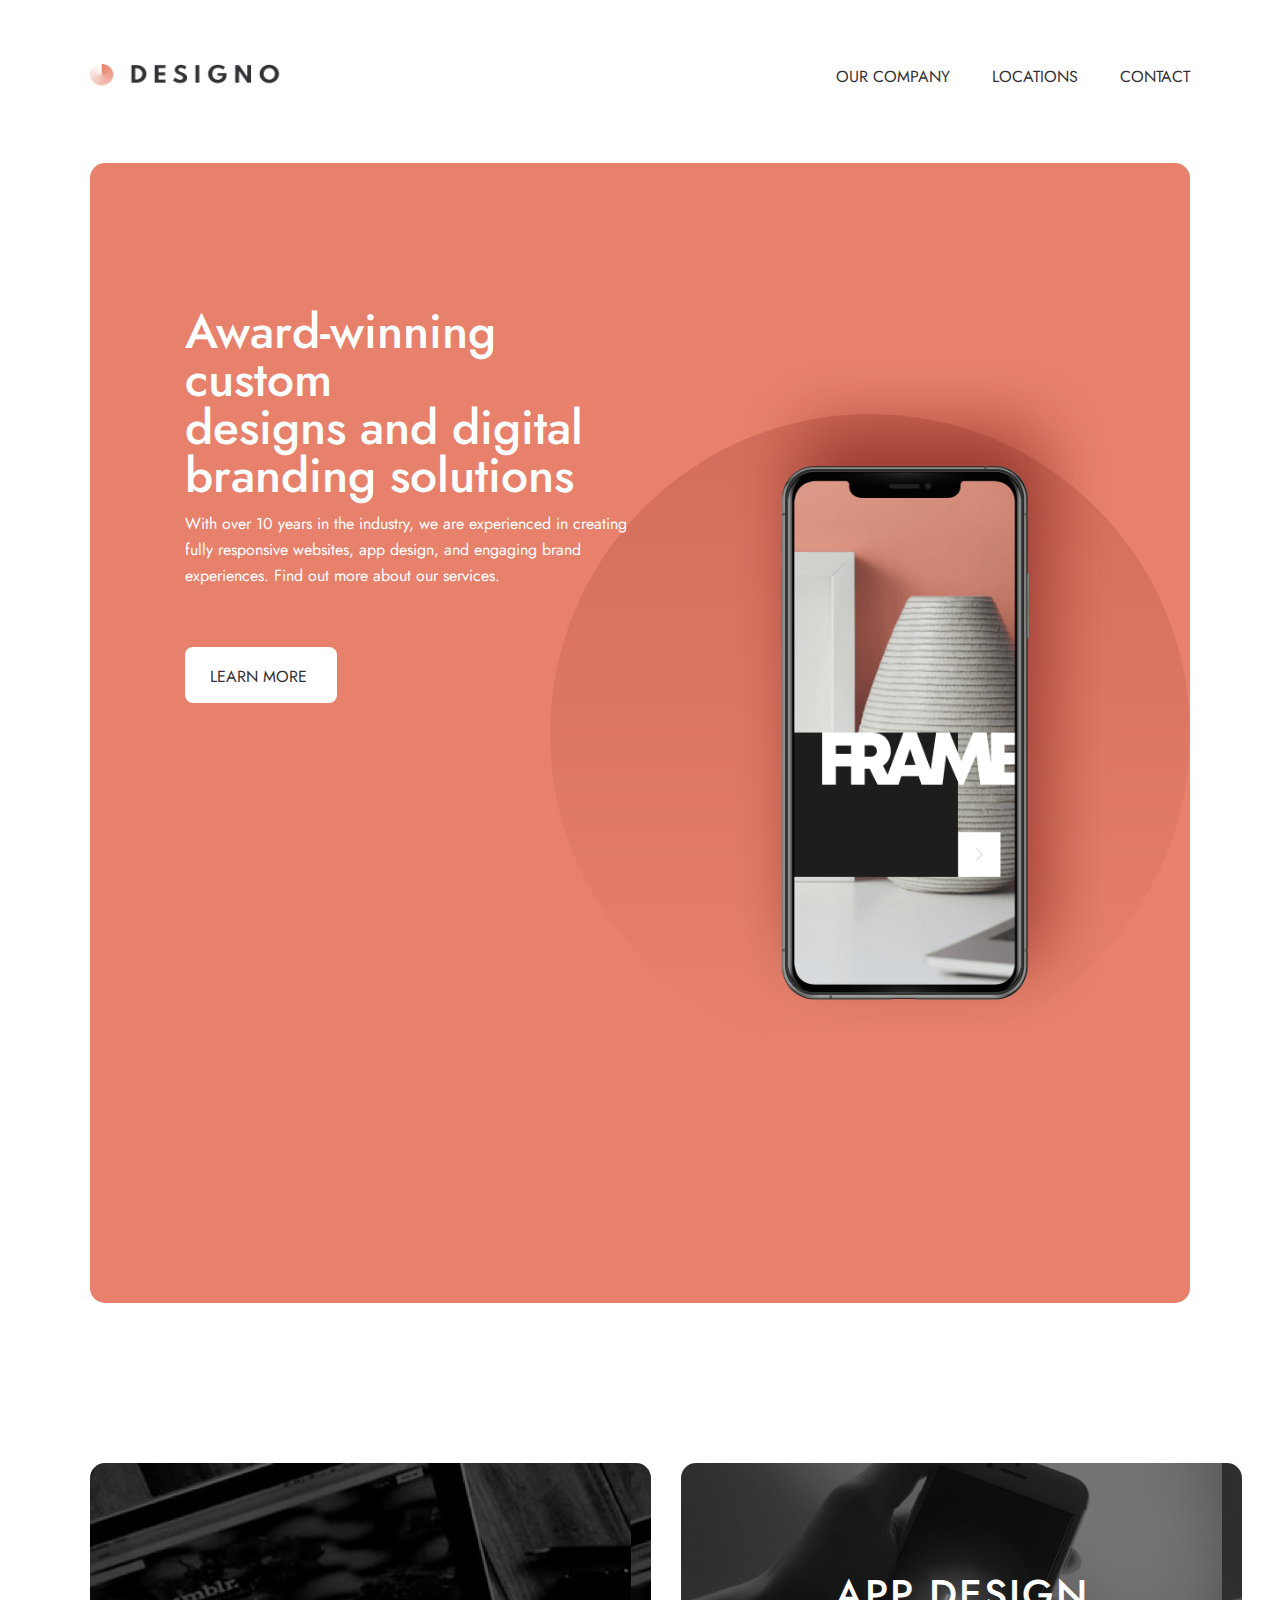
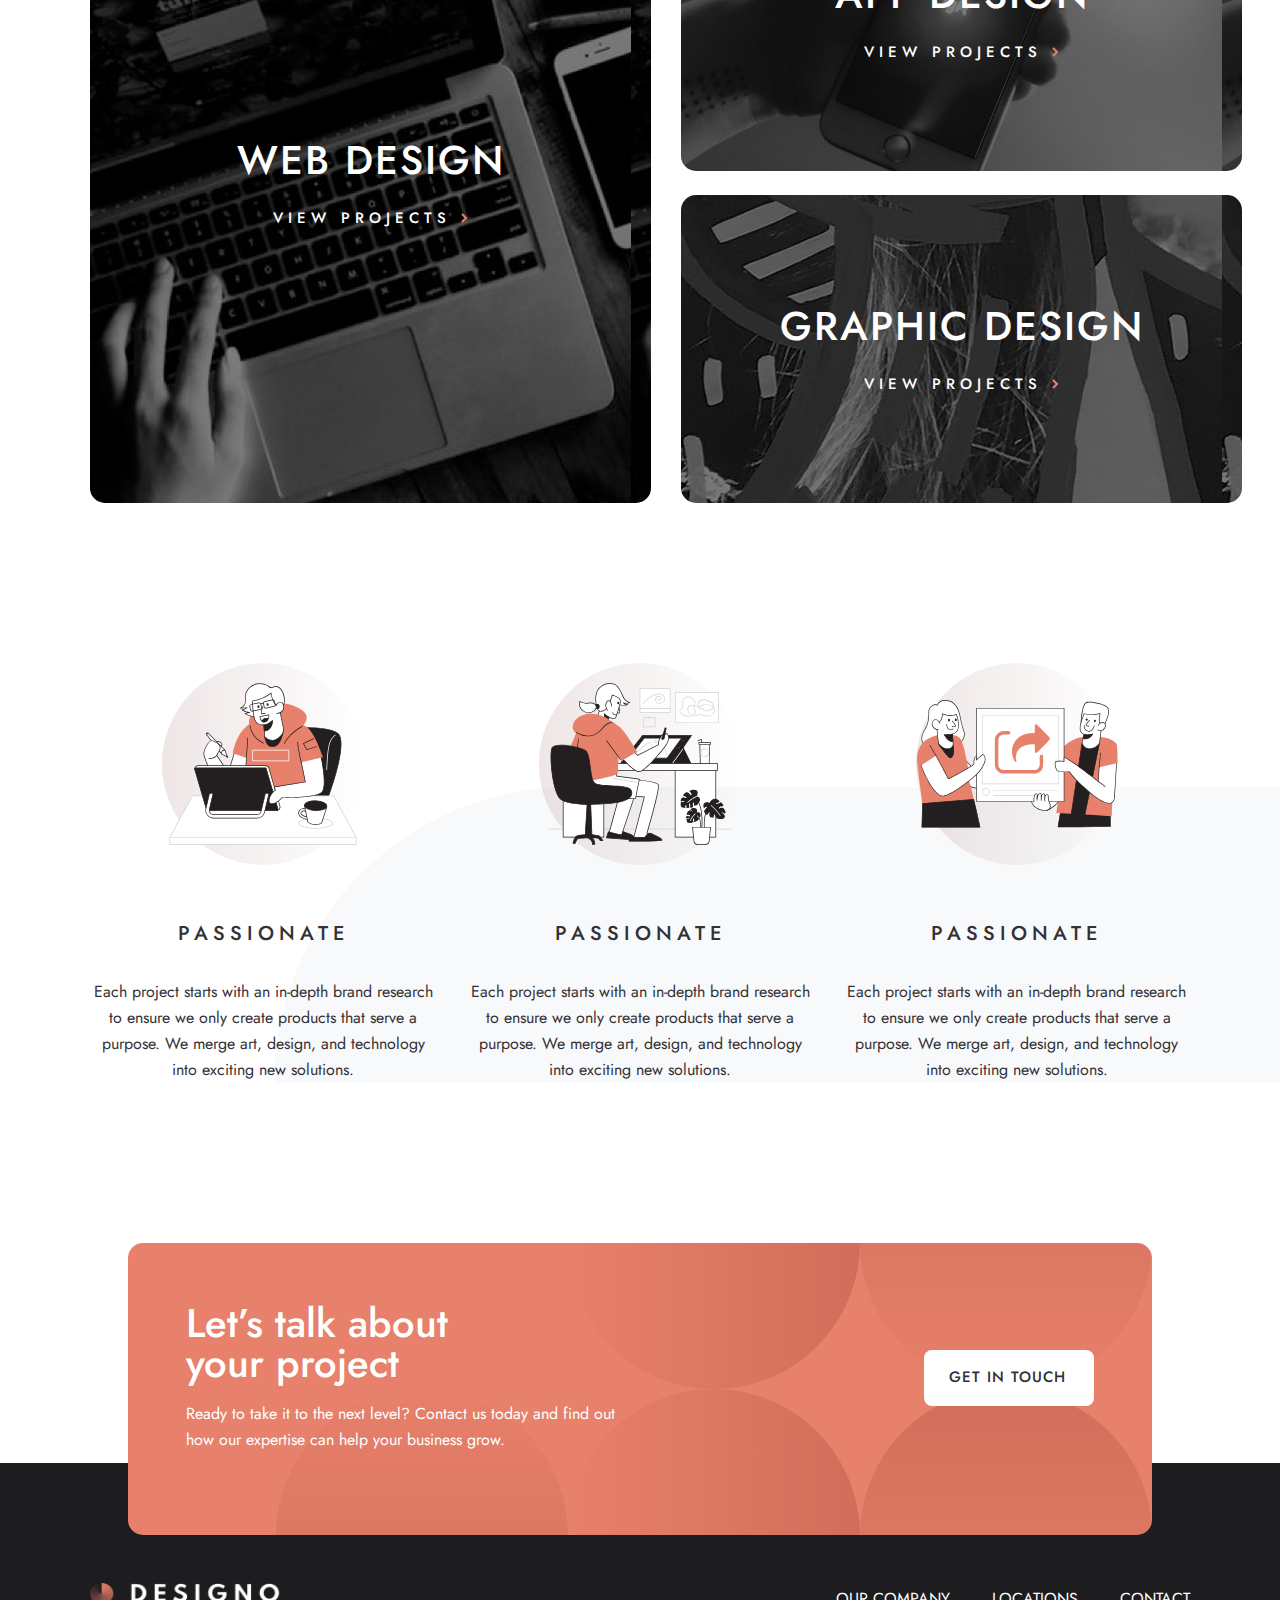
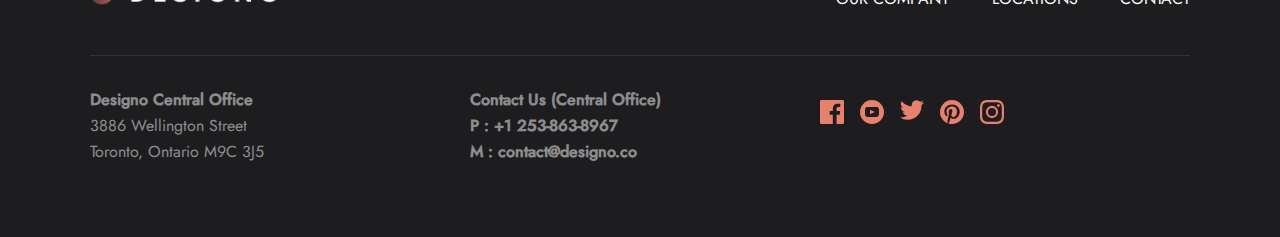
<file: index.html>
<!DOCTYPE html>
<html lang="en">
  <head>
    <meta charset="UTF-8" />
    <meta name="viewport" content="width=device-width, initial-scale=1.0" />
    <title>Designo Multi Page | Home</title>

    <!-- Fav Icon -->
    <link
      rel="icon"
      type="image/png"
      href="./favicon-96x96.png"
      sizes="96x96"
    />
    <link rel="icon" type="image/svg+xml" href="./favicon.svg" />
    <link rel="shortcut icon" href="/favicon.ico" />
    <link rel="apple-touch-icon" sizes="180x180" href="/apple-touch-icon.png" />

    <!-- Styles -->
    <link rel="stylesheet" href="css/index.css" />
    <link rel="stylesheet" href="css/global.css" />
  </head>
  <body>
    <!-- Header  -->
    <header class="siteheader">
      <div class="siteheader__container container">
        <a href="index.html">
          <img
            class="siteheader__logo"
            src="./images/shared/desktop/logo-dark.png"
            alt="Logo"
          />
        </a>
        <img
          class="siteheader__burger"
          src="./images/shared/mobile/icon-hamburger.svg"
          alt="icon-hamburger"
        />

        <nav class="siteheader__nav">
          <ul class="siteheader__nav-list">
            <li class="list-item">
              <a href="./pages/about/about.html">OUR COMPANY</a>
            </li>
            <li class="list-item">
              <a href="./pages/locations/locations.html">LOCATIONS</a>
            </li>
            <li class="list-item">
              <a href="./pages/contact/contact.html">CONTACT</a>
            </li>
          </ul>
        </nav>
      </div>
    </header>

    <!-- Main  -->
    <main class="main">
      <section class="hero container">
        <div class="hero__container">
          <div class="hero__text">
            <h1 class="hero__title">
              Award-winning custom <br />designs and digital <br />
              branding solutions
            </h1>
            <p class="hero__subtitle">
              With over 10 years in the industry, we are experienced in creating
              fully responsive websites, app design, and engaging brand
              experiences. Find out more about our services.
            </p>
            <a href="#" class="btn btn-light">Learn More</a>
          </div>
          <img
            class="hero__image"
            src="./images/home/desktop/image-hero-phone.png"
          />
        </div>
      </section>

      <!-- Design Cards -->
      <section class="design container">
        <div class="design__card-wrapper">
          <div class="design__card">
            <h3>WEB DESIGN</h3>
            <a href="./pages/webdesign/webdesign.html"
              >VIEW PROJECTS
              <img src="./images/shared/desktop/icon-right-arrow.svg" alt=""
            /></a>
          </div>
          <div class="design__card">
            <h3>APP DESIGN</h3>
            <a href="./pages/appdesign/appdesign.html"
              >VIEW PROJECTS
              <img src="./images/shared/desktop/icon-right-arrow.svg" alt=""
            /></a>
          </div>
          <div class="design__card">
            <h3>GRAPHIC DESIGN</h3>
            <a href="./pages/graphicdesign/graphicdesign.html"
              >VIEW PROJECTS
              <img src="./images/shared/desktop/icon-right-arrow.svg" alt=""
            /></a>
          </div>
        </div>
      </section>

      <!-- Illustration -->
      <section class="illustration">
        <div class="illustration__container container">
          <div class="illustration__card">
            <img
              class="illustration__image"
              src="./images/home/desktop/illustration-passionate.svg"
              alt=""
            />
            <div class="illustration__text">
              <h4 class="illustration__title">PASSIONATE</h4>
              <p class="illustration__subtitle">
                Each project starts with an in-depth brand research to ensure we
                only create products that serve a purpose. We merge art, design,
                and technology into exciting new solutions.
              </p>
            </div>
          </div>
          <div class="illustration__card">
            <img
              class="illustration__image"
              src="./images/home/desktop/illustration-resourceful.svg"
              alt=""
            />
            <div class="illustration__text">
              <h4 class="illustration__title">PASSIONATE</h4>
              <p class="illustration__subtitle">
                Each project starts with an in-depth brand research to ensure we
                only create products that serve a purpose. We merge art, design,
                and technology into exciting new solutions.
              </p>
            </div>
          </div>
          <div class="illustration__card">
            <img
              class="illustration__image"
              src="./images/home/desktop/illustration-friendly.svg"
              alt=""
            />
            <div class="illustration__text">
              <h4 class="illustration__title">PASSIONATE</h4>
              <p class="illustration__subtitle">
                Each project starts with an in-depth brand research to ensure we
                only create products that serve a purpose. We merge art, design,
                and technology into exciting new solutions.
              </p>
            </div>
          </div>
        </div>
      </section>

      <!-- Let’s talk about your project -->
      <section class="aboutproject container">
        <div class="aboutproject__container">
          <div class="aboutproject__text">
            <h2 class="aboutproject__title">Let’s talk about your project</h2>
            <p class="aboutproject__subtitle">
              Ready to take it to the next level? Contact us today and find out
              how our expertise can help your business grow.
            </p>
          </div>
          <a href=" #" class="btn-getInTough">Get in touch</a>
        </div>
      </section>
    </main>

    <!-- Footer -->
    <footer class="sitefooter">
      <div class="sitefooter-container container">
        <div class="sitefooter__top">
          <a href="index.html" class="sitefooter__logo"
            ><img src="./images/shared/desktop/logo-light.png" alt=""
          /></a>
          <nav class="sitefooter_nav">
            <ul class="sitefooter__nav-list">
              <li class="list-item">
                <a href="./pages/about/about.html">OUR COMPANY</a>
              </li>
              <li class="list-item">
                <a href="./pages/locations/locations.html">LOCATIONS</a>
              </li>
              <li class="list-item">
                <a href="./pages/contact/contact.html">CONTACT</a>
              </li>
            </ul>
          </nav>
        </div>
        <hr class="sitefooter__line" />
        <div class="sitefooter__bottom">
          <p class="sitefooter__adress">
            <strong>Designo Central Office</strong> <br />3886 Wellington Street
            <br />Toronto, Ontario M9C 3J5
          </p>
          <p class="sitefooter__contact">
            Contact Us (Central Office) <br />P :
            <a href="tel:+1 253-863-8967">+1 253-863-8967</a> <br />
            M : <a href="mailto:contact@designo.co">contact@designo.co</a>
          </p>
          <div class="sitefooter__socials">
            <svg
              class="facebook"
              width="24"
              height="24"
              xmlns="http://www.w3.org/2000/svg"
            >
              <path
                d="M22.675 0H1.325C.593 0 0 .593 0 1.325v21.351C0 23.407.593 24 1.325 24H12.82v-9.294H9.692v-3.622h3.128V8.413c0-3.1 1.893-4.788 4.659-4.788 1.325 0 2.463.099 2.795.143v3.24l-1.918.001c-1.504 0-1.795.715-1.795 1.763v2.313h3.587l-.467 3.622h-3.12V24h6.116c.73 0 1.323-.593 1.323-1.325V1.325C24 .593 23.407 0 22.675 0z"
                fill="#E7816B"
              />
            </svg>

            <svg
              class="youtube"
              width="24"
              height="24"
              xmlns="http://www.w3.org/2000/svg"
            >
              <path
                d="M12 0C5.373 0 0 5.373 0 12s5.373 12 12 12 12-5.373 12-12S18.627 0 12 0zm4.441 16.892c-2.102.144-6.784.144-8.883 0C5.282 16.736 5.017 15.622 5 12c.017-3.629.285-4.736 2.558-4.892 2.099-.144 6.782-.144 8.883 0C18.718 7.264 18.982 8.378 19 12c-.018 3.629-.285 4.736-2.559 4.892zM10 9.658l4.917 2.338L10 14.342V9.658z"
                fill="#E7816B"
              />
            </svg>

            <svg
              class="twitter"
              width="24"
              height="20"
              xmlns="http://www.w3.org/2000/svg"
            >
              <path
                d="M24 2.557a9.83 9.83 0 0 1-2.828.775A4.932 4.932 0 0 0 23.337.608a9.864 9.864 0 0 1-3.127 1.195A4.916 4.916 0 0 0 16.616.248c-3.179 0-5.515 2.966-4.797 6.045A13.978 13.978 0 0 1 1.671 1.149a4.93 4.93 0 0 0 1.523 6.574 4.903 4.903 0 0 1-2.229-.616c-.054 2.281 1.581 4.415 3.949 4.89a4.935 4.935 0 0 1-2.224.084 4.928 4.928 0 0 0 4.6 3.419A9.9 9.9 0 0 1 0 17.54a13.94 13.94 0 0 0 7.548 2.212c9.142 0 14.307-7.721 13.995-14.646A10.025 10.025 0 0 0 24 2.557z"
                fill="#E7816B"
              />
            </svg>

            <svg
              class="pinterest"
              width="24"
              height="24"
              xmlns="http://www.w3.org/2000/svg"
            >
              <path
                d="M12 0C5.373 0 0 5.372 0 12c0 5.084 3.163 9.426 7.627 11.174-.105-.949-.2-2.405.042-3.441.218-.937 1.407-5.965 1.407-5.965s-.359-.719-.359-1.782c0-1.668.967-2.914 2.171-2.914 1.023 0 1.518.769 1.518 1.69 0 1.029-.655 2.568-.994 3.995-.283 1.194.599 2.169 1.777 2.169 2.133 0 3.772-2.249 3.772-5.495 0-2.873-2.064-4.882-5.012-4.882-3.414 0-5.418 2.561-5.418 5.207 0 1.031.397 2.138.893 2.738a.36.36 0 0 1 .083.345l-.333 1.36c-.053.22-.174.267-.402.161-1.499-.698-2.436-2.889-2.436-4.649 0-3.785 2.75-7.262 7.929-7.262 4.163 0 7.398 2.967 7.398 6.931 0 4.136-2.607 7.464-6.227 7.464-1.216 0-2.359-.631-2.75-1.378l-.748 2.853c-.271 1.043-1.002 2.35-1.492 3.146C9.57 23.812 10.763 24 12 24c6.627 0 12-5.373 12-12 0-6.628-5.373-12-12-12z"
                fill="#E7816B"
              />
            </svg>

            <svg
              class="insta"
              width="24"
              height="24"
              xmlns="http://www.w3.org/2000/svg"
            >
              <path
                d="M12 2.163c3.204 0 3.584.012 4.85.07 3.252.148 4.771 1.691 4.919 4.919.058 1.265.069 1.645.069 4.849 0 3.205-.012 3.584-.069 4.849-.149 3.225-1.664 4.771-4.919 4.919-1.266.058-1.644.07-4.85.07-3.204 0-3.584-.012-4.849-.07-3.26-.149-4.771-1.699-4.919-4.92-.058-1.265-.07-1.644-.07-4.849 0-3.204.013-3.583.07-4.849.149-3.227 1.664-4.771 4.919-4.919 1.266-.057 1.645-.069 4.849-.069zM12 0C8.741 0 8.333.014 7.053.072 2.695.272.273 2.69.073 7.052.014 8.333 0 8.741 0 12c0 3.259.014 3.668.072 4.948.2 4.358 2.618 6.78 6.98 6.98C8.333 23.986 8.741 24 12 24c3.259 0 3.668-.014 4.948-.072 4.354-.2 6.782-2.618 6.979-6.98.059-1.28.073-1.689.073-4.948 0-3.259-.014-3.667-.072-4.947-.196-4.354-2.617-6.78-6.979-6.98C15.668.014 15.259 0 12 0zm0 5.838a6.162 6.162 0 1 0 0 12.324 6.162 6.162 0 0 0 0-12.324zM12 16a4 4 0 1 1 0-8 4 4 0 0 1 0 8zm6.406-11.845a1.44 1.44 0 1 0 0 2.881 1.44 1.44 0 0 0 0-2.881z"
                fill="#E7816B"
              />
            </svg>
          </div>
        </div>
      </div>
    </footer>
  </body>
</html>
</file>
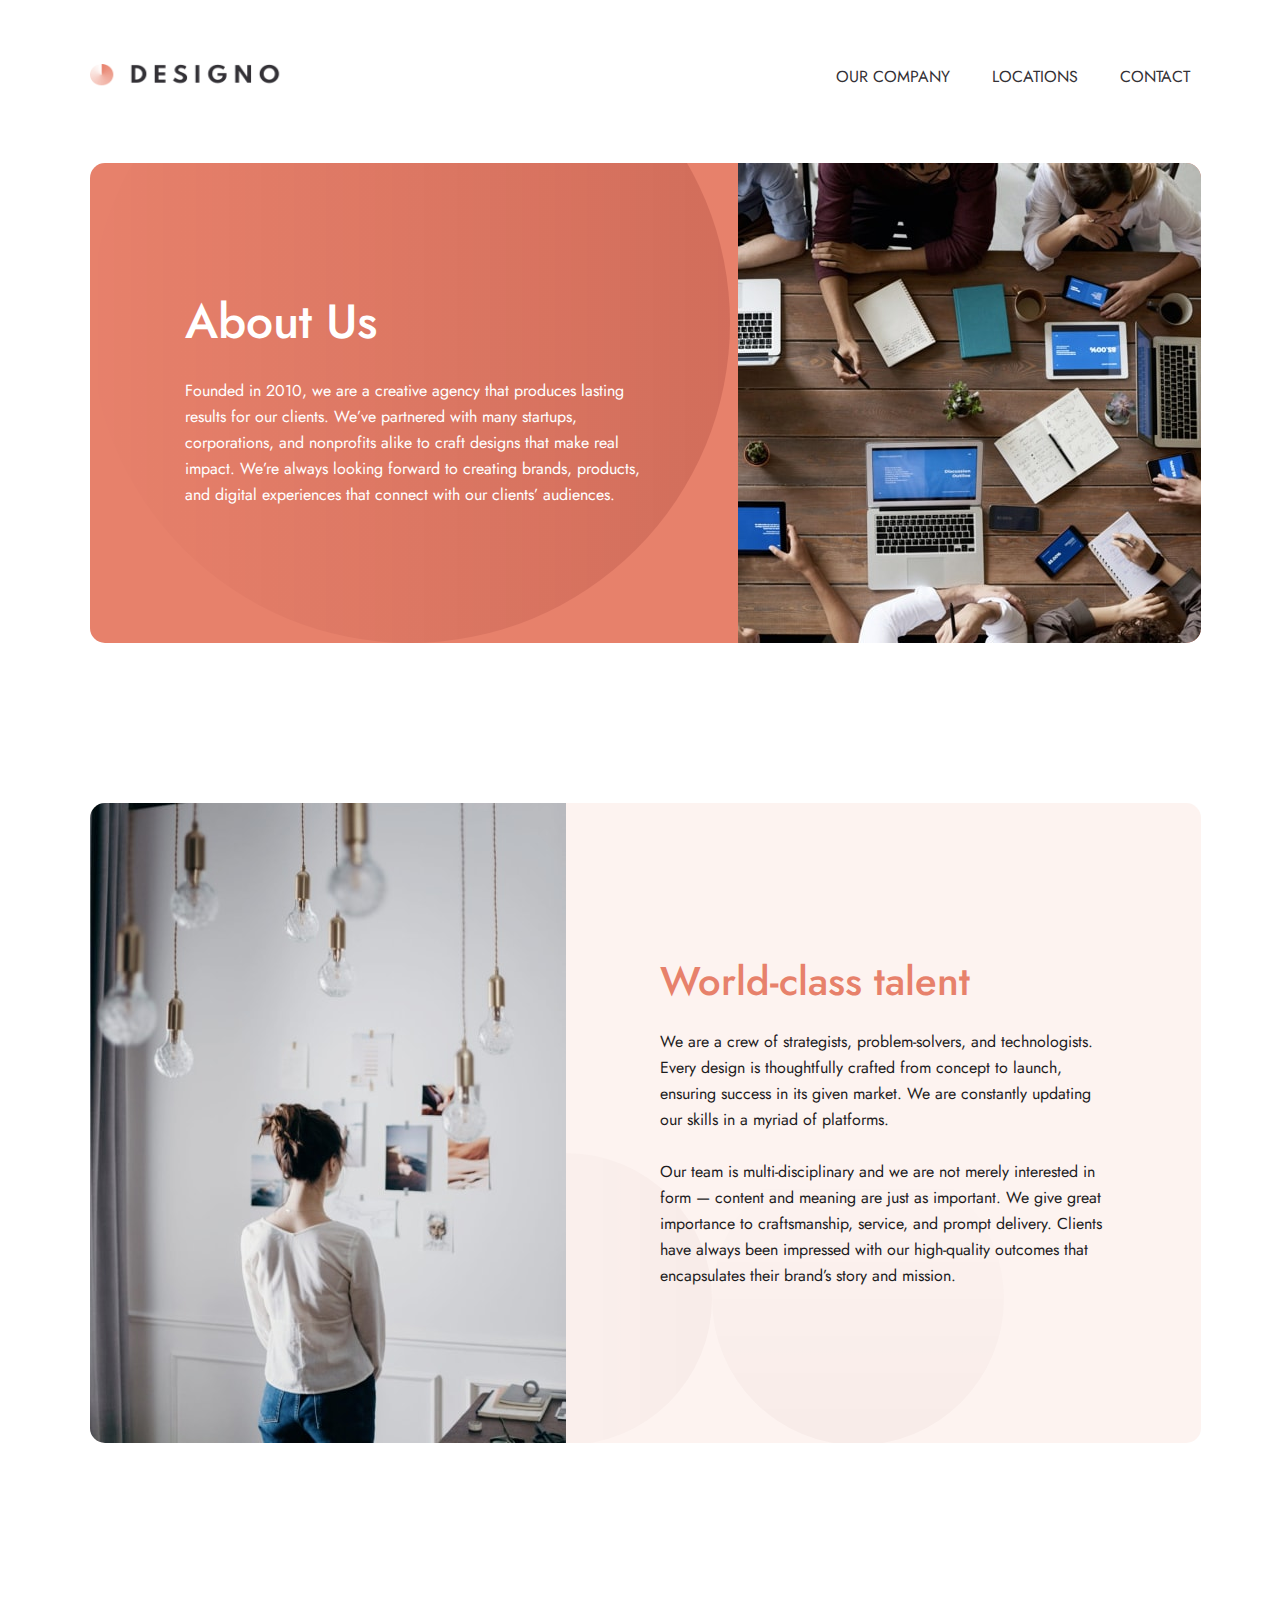
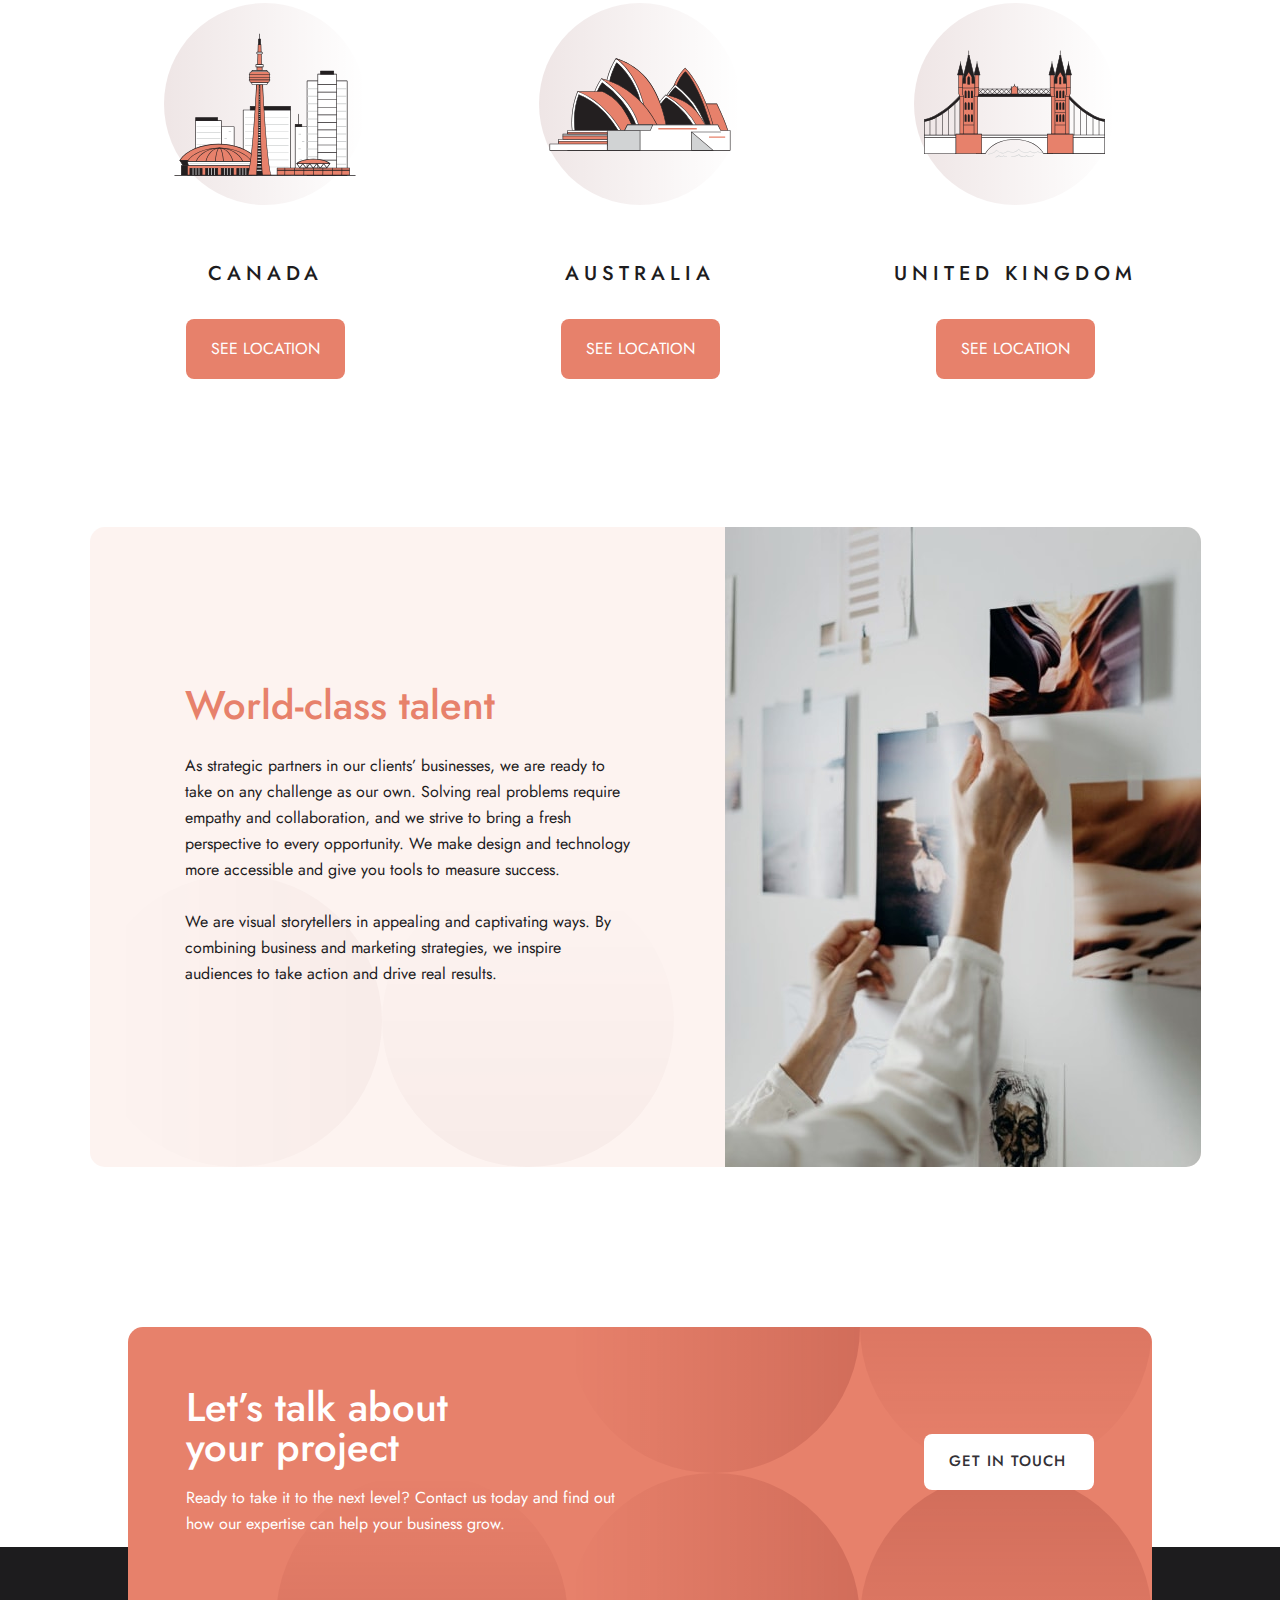
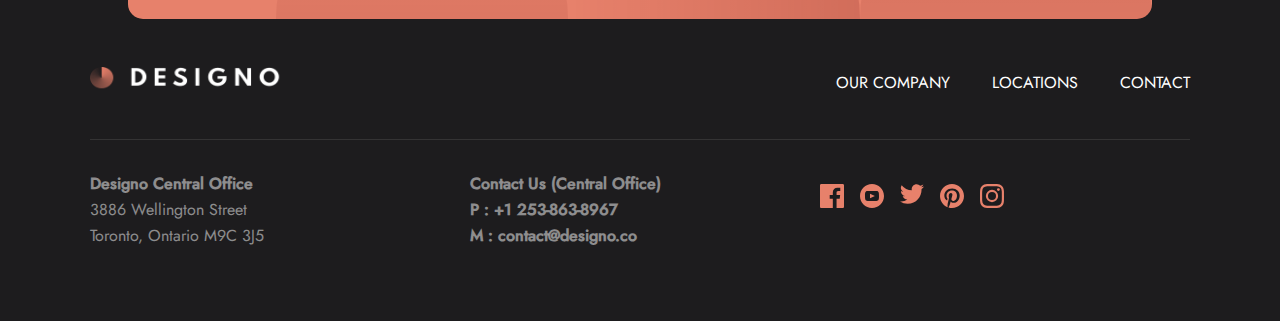
<file: pages/about/about.html>
<!DOCTYPE html>
<html lang="en">
  <head>
    <meta charset="UTF-8" />
    <meta name="viewport" content="width=device-width, initial-scale=1.0" />
    <title>Designo Multi Page | About</title>

    <!-- Fav Icon -->
    <link
      rel="icon"
      type="image/png"
      href="../../favicon-96x96.png"
      sizes="96x96"
    />
    <link rel="icon" type="image/svg+xml" href="../../favicon.svg" />
    <link rel="shortcut icon" href="../../favicon.ico" />
    <link
      rel="apple-touch-icon"
      sizes="180x180"
      href="../../apple-touch-icon.png"
    />
    <link rel="manifest" href="../../site.webmanifest" />

    <!-- Styles -->
    <link rel="stylesheet" href="./about.css" />
  </head>
  <body>
    <!-- Header  -->
    <header class="siteheader">
      <div class="siteheader__container container">
        <a href="../../index.html">
          <img
            class="siteheader__logo"
            src="../../images/shared/desktop/logo-dark.png"
            alt="Logo"
          />
        </a>
        <img
          class="siteheader__burger"
          src="../../images/shared/mobile/icon-hamburger.svg"
          alt="icon-hamburger"
        />
        <nav class="siteheader__nav">
          <ul class="siteheader__nav-list">
            <li class="list-item"><a href="about.html">OUR COMPANY</a></li>
            <li class="list-item">
              <a href="../locations/locations.html">LOCATIONS</a>
            </li>
            <li class="list-item">
              <a href="../contact/contact.html">CONTACT</a>
            </li>
          </ul>
        </nav>
      </div>
    </header>

    <!-- Main  -->
    <main class="main">
      <!-- Hero -->
      <section class="hero container">
        <div class="hero__container">
          <div class="hero__text">
            <h2 class="hero-title">About Us</h2>
            <p class="hero-subtitle">
              Founded in 2010, we are a creative agency that produces lasting
              results for our clients. We’ve partnered with many startups,
              corporations, and nonprofits alike to craft designs that make real
              impact. We’re always looking forward to creating brands, products,
              and digital experiences that connect with our clients’ audiences.
            </p>
          </div>
          <img
            class="hero-img"
            src="../../images/about/desktop/image-about-hero.jpg"
            alt=""
          />
        </div>
      </section>

      <!-- Talent -->
      <section class="talent container">
        <div class="talent__container">
          <img
            src="../../images/about/desktop/image-world-class-talent.jpg"
            alt=""
          />
          <div class="talent__text">
            <h2 class="talent__title">World-class talent</h2>
            <p class="talent__subtitle">
              We are a crew of strategists, problem-solvers, and technologists.
              Every design is thoughtfully crafted from concept to launch,
              ensuring success in its given market. We are constantly updating
              our skills in a myriad of platforms. <br /><br />
              Our team is multi-disciplinary and we are not merely interested in
              form — content and meaning are just as important. We give great
              importance to craftsmanship, service, and prompt delivery. Clients
              have always been impressed with our high-quality outcomes that
              encapsulates their brand’s story and mission.
            </p>
          </div>
        </div>
      </section>

      <!-- Locations -->
      <section class="locations container">
        <div class="location__card">
          <img
            src="../../images/shared/desktop/illustration-canada.svg"
            alt=""
            class="loaction__img"
          />
          <h3 class="locations__title">CANADA</h3>
          <a href="../locations/locations.html#canada" class="btn btn-dark"
            >SEE LOCATION</a
          >
        </div>
        <div class="location__card">
          <img
            src="../../images/shared/desktop/illustration-australia.svg"
            alt=""
            class="loaction__img"
          />
          <h3 class="locations__title">AUSTRALIA</h3>
          <a href="../locations/locations.html#australia" class="btn btn-dark"
            >SEE LOCATION</a
          >
        </div>
        <div class="location__card">
          <img
            src="../../images/shared/desktop/illustration-united-kingdom.svg"
            alt=""
            class="loaction__img"
          />
          <h3 class="locations__title">UNITED KINGDOM</h3>
          <a href="../locations/locations.html#uk" class="btn btn-dark"
            >SEE LOCATION</a
          >
        </div>
      </section>

      <!-- Deals -->
      <section class="deal container">
        <div class="deal__container">
          <div class="deal__text">
            <h2 class="deal__title">World-class talent</h2>
            <p class="deal__subtitle">
              As strategic partners in our clients’ businesses, we are ready to
              take on any challenge as our own. Solving real problems require
              empathy and collaboration, and we strive to bring a fresh
              perspective to every opportunity. We make design and technology
              more accessible and give you tools to measure success.
              <br /><br />

              We are visual storytellers in appealing and captivating ways. By
              combining business and marketing strategies, we inspire audiences
              to take action and drive real results.
            </p>
          </div>
          <img src="../../images/about/desktop/image-real-deal.jpg" alt="" />
        </div>
      </section>

      <!-- Let’s talk about your project -->
      <section class="aboutproject container">
        <div class="aboutproject__container">
          <div class="aboutproject__text">
            <h2 class="aboutproject__title">Let’s talk about your project</h2>
            <p class="aboutproject__subtitle">
              Ready to take it to the next level? Contact us today and find out
              how our expertise can help your business grow.
            </p>
          </div>
          <a href=" #" class="btn-getInTough">Get in touch</a>
        </div>
      </section>
    </main>

    <!-- Footer -->
    <footer class="sitefooter">
      <div class="sitefooter-container container">
        <div class="sitefooter__top">
          <a href="../../index.html" class="sitefooter__logo"
            ><img src="../../images/shared/desktop/logo-light.png" alt=""
          /></a>
          <nav class="sitefooter_nav">
            <ul class="sitefooter__nav-list">
              <li class="sitefooter__list-item">
                <a href="./about.html">OUR COMPANY</a>
              </li>
              <li class="sitefooter__list-item">
                <a href="../locations/locations.html">LOCATIONS</a>
              </li>
              <li class="sitefooter__list-item">
                <a href="../contact/contact.html">CONTACT</a>
              </li>
            </ul>
          </nav>
        </div>
        <hr class="sitefooter__line" />
        <div class="sitefooter__bottom">
          <p class="sitefooter__adress">
            <strong>Designo Central Office</strong> <br />3886 Wellington Street
            <br />Toronto, Ontario M9C 3J5
          </p>
          <p class="sitefooter__contact">
            Contact Us (Central Office) <br />P :
            <a href="tel: +1 253-863-8967"> +1 253-863-8967</a> <br />
            M : <a href="mailto:contact@designo.co">contact@designo.co</a>
          </p>
          <div class="sitefooter__socials">
            <svg
              class="facebook"
              width="24"
              height="24"
              xmlns="http://www.w3.org/2000/svg"
            >
              <path
                d="M22.675 0H1.325C.593 0 0 .593 0 1.325v21.351C0 23.407.593 24 1.325 24H12.82v-9.294H9.692v-3.622h3.128V8.413c0-3.1 1.893-4.788 4.659-4.788 1.325 0 2.463.099 2.795.143v3.24l-1.918.001c-1.504 0-1.795.715-1.795 1.763v2.313h3.587l-.467 3.622h-3.12V24h6.116c.73 0 1.323-.593 1.323-1.325V1.325C24 .593 23.407 0 22.675 0z"
                fill="#E7816B"
              />
            </svg>

            <svg
              class="youtube"
              width="24"
              height="24"
              xmlns="http://www.w3.org/2000/svg"
            >
              <path
                d="M12 0C5.373 0 0 5.373 0 12s5.373 12 12 12 12-5.373 12-12S18.627 0 12 0zm4.441 16.892c-2.102.144-6.784.144-8.883 0C5.282 16.736 5.017 15.622 5 12c.017-3.629.285-4.736 2.558-4.892 2.099-.144 6.782-.144 8.883 0C18.718 7.264 18.982 8.378 19 12c-.018 3.629-.285 4.736-2.559 4.892zM10 9.658l4.917 2.338L10 14.342V9.658z"
                fill="#E7816B"
              />
            </svg>

            <svg
              class="twitter"
              width="24"
              height="20"
              xmlns="http://www.w3.org/2000/svg"
            >
              <path
                d="M24 2.557a9.83 9.83 0 0 1-2.828.775A4.932 4.932 0 0 0 23.337.608a9.864 9.864 0 0 1-3.127 1.195A4.916 4.916 0 0 0 16.616.248c-3.179 0-5.515 2.966-4.797 6.045A13.978 13.978 0 0 1 1.671 1.149a4.93 4.93 0 0 0 1.523 6.574 4.903 4.903 0 0 1-2.229-.616c-.054 2.281 1.581 4.415 3.949 4.89a4.935 4.935 0 0 1-2.224.084 4.928 4.928 0 0 0 4.6 3.419A9.9 9.9 0 0 1 0 17.54a13.94 13.94 0 0 0 7.548 2.212c9.142 0 14.307-7.721 13.995-14.646A10.025 10.025 0 0 0 24 2.557z"
                fill="#E7816B"
              />
            </svg>

            <svg
              class="pinterest"
              width="24"
              height="24"
              xmlns="http://www.w3.org/2000/svg"
            >
              <path
                d="M12 0C5.373 0 0 5.372 0 12c0 5.084 3.163 9.426 7.627 11.174-.105-.949-.2-2.405.042-3.441.218-.937 1.407-5.965 1.407-5.965s-.359-.719-.359-1.782c0-1.668.967-2.914 2.171-2.914 1.023 0 1.518.769 1.518 1.69 0 1.029-.655 2.568-.994 3.995-.283 1.194.599 2.169 1.777 2.169 2.133 0 3.772-2.249 3.772-5.495 0-2.873-2.064-4.882-5.012-4.882-3.414 0-5.418 2.561-5.418 5.207 0 1.031.397 2.138.893 2.738a.36.36 0 0 1 .083.345l-.333 1.36c-.053.22-.174.267-.402.161-1.499-.698-2.436-2.889-2.436-4.649 0-3.785 2.75-7.262 7.929-7.262 4.163 0 7.398 2.967 7.398 6.931 0 4.136-2.607 7.464-6.227 7.464-1.216 0-2.359-.631-2.75-1.378l-.748 2.853c-.271 1.043-1.002 2.35-1.492 3.146C9.57 23.812 10.763 24 12 24c6.627 0 12-5.373 12-12 0-6.628-5.373-12-12-12z"
                fill="#E7816B"
              />
            </svg>

            <svg
              class="insta"
              width="24"
              height="24"
              xmlns="http://www.w3.org/2000/svg"
            >
              <path
                d="M12 2.163c3.204 0 3.584.012 4.85.07 3.252.148 4.771 1.691 4.919 4.919.058 1.265.069 1.645.069 4.849 0 3.205-.012 3.584-.069 4.849-.149 3.225-1.664 4.771-4.919 4.919-1.266.058-1.644.07-4.85.07-3.204 0-3.584-.012-4.849-.07-3.26-.149-4.771-1.699-4.919-4.92-.058-1.265-.07-1.644-.07-4.849 0-3.204.013-3.583.07-4.849.149-3.227 1.664-4.771 4.919-4.919 1.266-.057 1.645-.069 4.849-.069zM12 0C8.741 0 8.333.014 7.053.072 2.695.272.273 2.69.073 7.052.014 8.333 0 8.741 0 12c0 3.259.014 3.668.072 4.948.2 4.358 2.618 6.78 6.98 6.98C8.333 23.986 8.741 24 12 24c3.259 0 3.668-.014 4.948-.072 4.354-.2 6.782-2.618 6.979-6.98.059-1.28.073-1.689.073-4.948 0-3.259-.014-3.667-.072-4.947-.196-4.354-2.617-6.78-6.979-6.98C15.668.014 15.259 0 12 0zm0 5.838a6.162 6.162 0 1 0 0 12.324 6.162 6.162 0 0 0 0-12.324zM12 16a4 4 0 1 1 0-8 4 4 0 0 1 0 8zm6.406-11.845a1.44 1.44 0 1 0 0 2.881 1.44 1.44 0 0 0 0-2.881z"
                fill="#E7816B"
              />
            </svg>
          </div>
        </div>
      </div>
    </footer>
  </body>
</html>
</file>
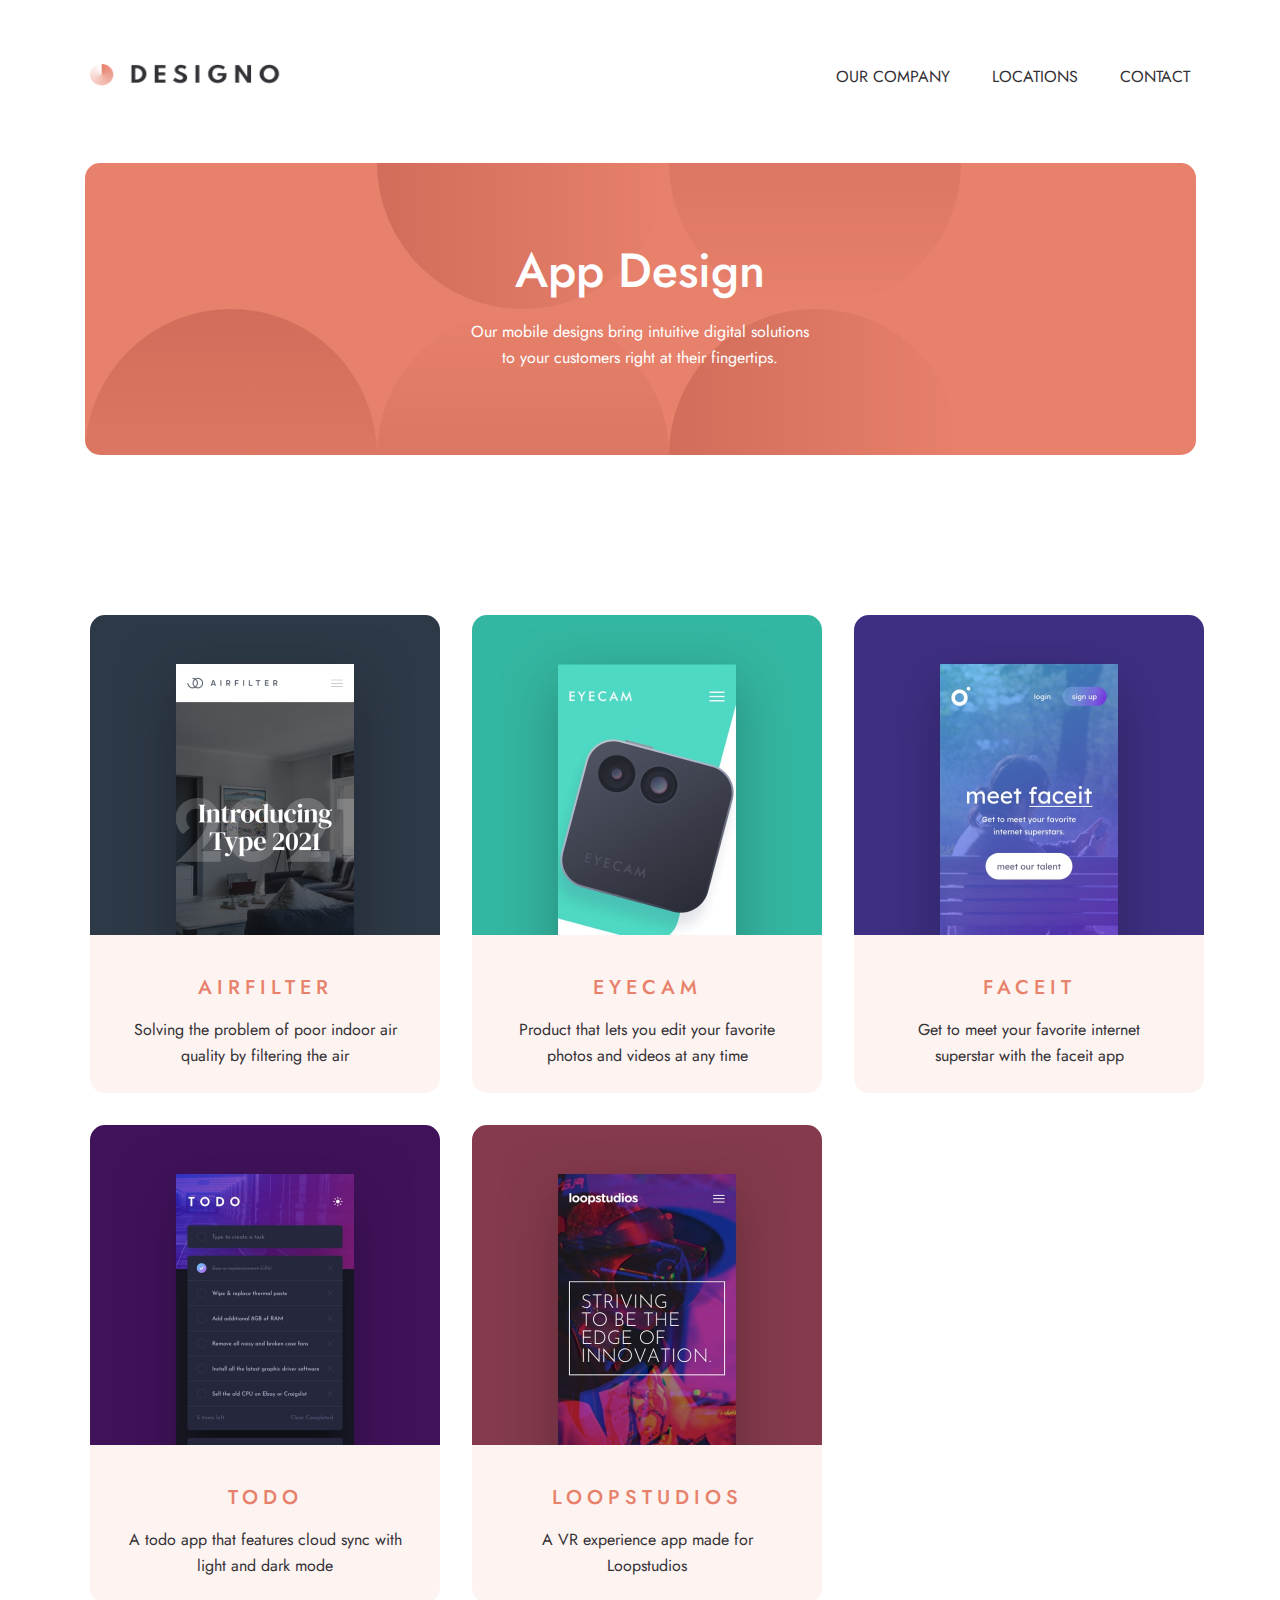
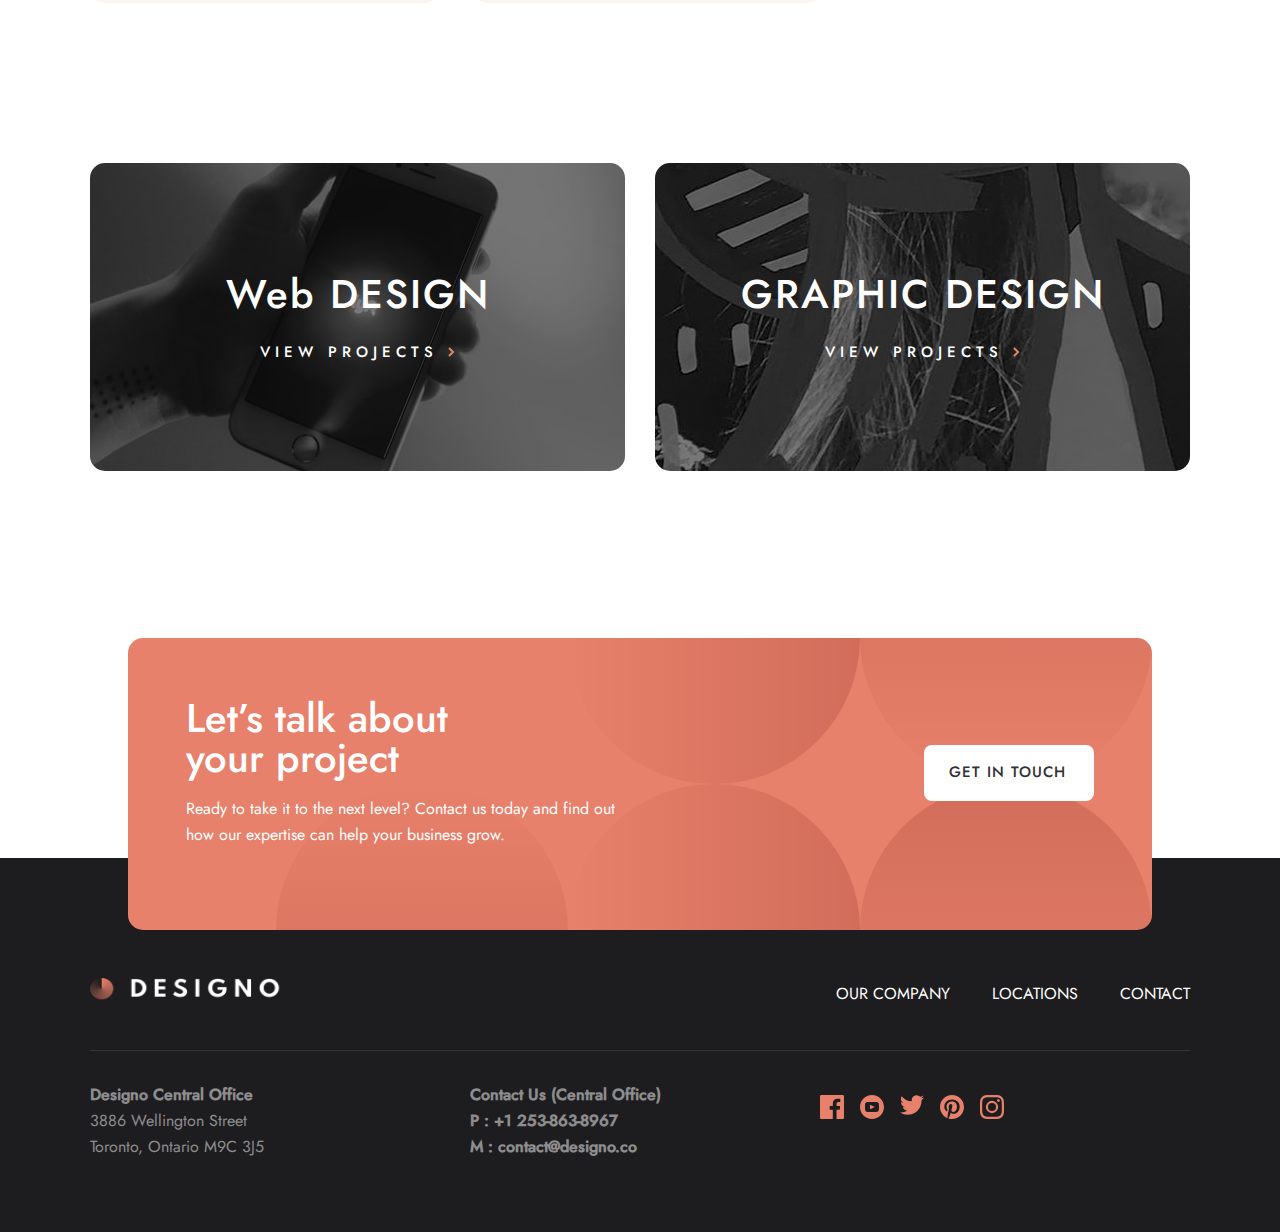
<file: pages/appdesign/appdesign.html>
<!DOCTYPE html>
<html lang="en">
  <head>
    <meta charset="UTF-8" />
    <meta name="viewport" content="width=device-width, initial-scale=1.0" />
    <title>Designo Multi Page | App Design</title>

    <!-- Fav Icon -->
    <link
      rel="icon"
      type="image/png"
      href="../../favicon-96x96.png"
      sizes="96x96"
    />
    <link rel="icon" type="image/svg+xml" href="../../favicon.svg" />
    <link rel="shortcut icon" href="../../favicon.ico" />
    <link
      rel="apple-touch-icon"
      sizes="180x180"
      href="../../apple-touch-icon.png"
    />
    <link rel="manifest" href="../../site.webmanifest" />

    <!-- Styles -->
    <link rel="stylesheet" href="./appdesign.css" />
  </head>
  <body>
    <!-- Header  -->
    <header class="siteheader">
      <div class="siteheader__container container">
        <a href="../../index.html">
          <img
            class="siteheader__logo"
            src="../../images/shared/desktop/logo-dark.png"
            alt="Logo"
          />
        </a>
        <img
          class="siteheader__burger"
          src="../../images/shared/mobile/icon-hamburger.svg"
          alt="icon-hamburger"
        />
        <nav class="siteheader__nav">
          <ul class="siteheader__nav-list">
            <li class="list-item">
              <a href="../about/about.html">OUR COMPANY</a>
            </li>
            <li class="list-item">
              <a href="../locations/locations.html">LOCATIONS</a>
            </li>
            <li class="list-item">
              <a href="../contact/contact.html">CONTACT</a>
            </li>
          </ul>
        </nav>
      </div>
    </header>

    <!-- Main  -->
    <main class="main">
      <!-- Hero -->
      <section class="app__hero container">
        <div class="app__hero-container">
          <h1 class="app__hero-title">App Design</h1>
          <p class="app__hero-subtitle">
            Our mobile designs bring intuitive digital solutions <br />
            to your customers right at their fingertips.
          </p>
        </div>
      </section>

      <!-- Cards -->
      <section class="app_cards container">
        <div class="app__card">
          <img
            src="../../images/app-design/desktop/image-airfilter.jpg"
            alt=""
          />
          <h3>AIRFILTER</h3>
          <p>
            Solving the problem of poor indoor air <br />
            quality by filtering the air
          </p>
        </div>
        <div class="app__card">
          <img src="../../images/app-design/desktop/image-eyecam.jpg" alt="" />
          <h3>EYECAM</h3>
          <p>
            Product that lets you edit your favorite <br />
            photos and videos at any time
          </p>
        </div>
        <div class="app__card">
          <img src="../../images/app-design/desktop/image-faceit.jpg" alt="" />
          <h3>FACEIT</h3>
          <p>
            Get to meet your favorite internet <br />
            superstar with the faceit app
          </p>
        </div>
        <div class="app__card">
          <img src="../../images/app-design/desktop/image-todo.jpg" alt="" />
          <h3>TODO</h3>
          <p>
            A todo app that features cloud sync with <br />
            light and dark mode
          </p>
        </div>
        <div class="app__card">
          <img
            src="../../images/app-design/desktop/image-loopstudios.jpg"
            alt=""
          />
          <h3>LOOPSTUDIOS</h3>
          <p>
            A VR experience app made for <br />
            Loopstudios
          </p>
        </div>
      </section>

      <!-- Design CARDS -->
      <section class="design container">
        <div class="design__card-2">
          <div class="design__card">
            <h3>Web DESIGN</h3>
            <a href="../webdesign/webdesign.html"
              >VIEW PROJECTS
              <img
                src="../../images/shared/desktop/icon-right-arrow.svg"
                alt=""
            /></a>
          </div>
          <div class="design__card">
            <h3>GRAPHIC DESIGN</h3>
            <a href="../graphicdesign/graphicdesign.html"
              >VIEW PROJECTS
              <img
                src="../../images/shared/desktop/icon-right-arrow.svg"
                alt=""
            /></a>
          </div>
        </div>
      </section>

      <!-- Let’s talk about your project -->
      <section class="aboutproject container">
        <div class="aboutproject__container">
          <div class="aboutproject__text">
            <h2 class="aboutproject__title">Let’s talk about your project</h2>
            <p class="aboutproject__subtitle">
              Ready to take it to the next level? Contact us today and find out
              how our expertise can help your business grow.
            </p>
          </div>
          <a href=" #" class="btn-getInTough">Get in touch</a>
        </div>
      </section>
    </main>

    <!-- Footer -->
    <footer class="sitefooter">
      <div class="sitefooter-container container">
        <div class="sitefooter__top">
          <a href="../../index.html" class="sitefooter__logo"
            ><img src="../../images/shared/desktop/logo-light.png" alt=""
          /></a>
          <nav class="sitefooter_nav">
            <ul class="sitefooter__nav-list">
              <li class="list-item">
                <a href="../about/about.html">OUR COMPANY</a>
              </li>
              <li class="list-item">
                <a href="../locations/locations.html">LOCATIONS</a>
              </li>
              <li class="list-item">
                <a href="../contact/contact.html">CONTACT</a>
              </li>
            </ul>
          </nav>
        </div>
        <hr class="sitefooter__line" />
        <div class="sitefooter__bottom">
          <p class="sitefooter__adress">
            <strong>Designo Central Office</strong> <br />3886 Wellington Street
            <br />Toronto, Ontario M9C 3J5
          </p>
          <p class="sitefooter__contact">
            Contact Us (Central Office) <br />P :
            <a href="tel:+1 253-863-8967">+1 253-863-8967</a> <br />
            M : <a href="mailto:contact@designo.co">contact@designo.co</a>
          </p>
          <div class="sitefooter__socials">
            <svg
              class="facebook"
              width="24"
              height="24"
              xmlns="http://www.w3.org/2000/svg"
            >
              <path
                d="M22.675 0H1.325C.593 0 0 .593 0 1.325v21.351C0 23.407.593 24 1.325 24H12.82v-9.294H9.692v-3.622h3.128V8.413c0-3.1 1.893-4.788 4.659-4.788 1.325 0 2.463.099 2.795.143v3.24l-1.918.001c-1.504 0-1.795.715-1.795 1.763v2.313h3.587l-.467 3.622h-3.12V24h6.116c.73 0 1.323-.593 1.323-1.325V1.325C24 .593 23.407 0 22.675 0z"
                fill="#E7816B"
              />
            </svg>

            <svg
              class="youtube"
              width="24"
              height="24"
              xmlns="http://www.w3.org/2000/svg"
            >
              <path
                d="M12 0C5.373 0 0 5.373 0 12s5.373 12 12 12 12-5.373 12-12S18.627 0 12 0zm4.441 16.892c-2.102.144-6.784.144-8.883 0C5.282 16.736 5.017 15.622 5 12c.017-3.629.285-4.736 2.558-4.892 2.099-.144 6.782-.144 8.883 0C18.718 7.264 18.982 8.378 19 12c-.018 3.629-.285 4.736-2.559 4.892zM10 9.658l4.917 2.338L10 14.342V9.658z"
                fill="#E7816B"
              />
            </svg>

            <svg
              class="twitter"
              width="24"
              height="20"
              xmlns="http://www.w3.org/2000/svg"
            >
              <path
                d="M24 2.557a9.83 9.83 0 0 1-2.828.775A4.932 4.932 0 0 0 23.337.608a9.864 9.864 0 0 1-3.127 1.195A4.916 4.916 0 0 0 16.616.248c-3.179 0-5.515 2.966-4.797 6.045A13.978 13.978 0 0 1 1.671 1.149a4.93 4.93 0 0 0 1.523 6.574 4.903 4.903 0 0 1-2.229-.616c-.054 2.281 1.581 4.415 3.949 4.89a4.935 4.935 0 0 1-2.224.084 4.928 4.928 0 0 0 4.6 3.419A9.9 9.9 0 0 1 0 17.54a13.94 13.94 0 0 0 7.548 2.212c9.142 0 14.307-7.721 13.995-14.646A10.025 10.025 0 0 0 24 2.557z"
                fill="#E7816B"
              />
            </svg>

            <svg
              class="pinterest"
              width="24"
              height="24"
              xmlns="http://www.w3.org/2000/svg"
            >
              <path
                d="M12 0C5.373 0 0 5.372 0 12c0 5.084 3.163 9.426 7.627 11.174-.105-.949-.2-2.405.042-3.441.218-.937 1.407-5.965 1.407-5.965s-.359-.719-.359-1.782c0-1.668.967-2.914 2.171-2.914 1.023 0 1.518.769 1.518 1.69 0 1.029-.655 2.568-.994 3.995-.283 1.194.599 2.169 1.777 2.169 2.133 0 3.772-2.249 3.772-5.495 0-2.873-2.064-4.882-5.012-4.882-3.414 0-5.418 2.561-5.418 5.207 0 1.031.397 2.138.893 2.738a.36.36 0 0 1 .083.345l-.333 1.36c-.053.22-.174.267-.402.161-1.499-.698-2.436-2.889-2.436-4.649 0-3.785 2.75-7.262 7.929-7.262 4.163 0 7.398 2.967 7.398 6.931 0 4.136-2.607 7.464-6.227 7.464-1.216 0-2.359-.631-2.75-1.378l-.748 2.853c-.271 1.043-1.002 2.35-1.492 3.146C9.57 23.812 10.763 24 12 24c6.627 0 12-5.373 12-12 0-6.628-5.373-12-12-12z"
                fill="#E7816B"
              />
            </svg>

            <svg
              class="insta"
              width="24"
              height="24"
              xmlns="http://www.w3.org/2000/svg"
            >
              <path
                d="M12 2.163c3.204 0 3.584.012 4.85.07 3.252.148 4.771 1.691 4.919 4.919.058 1.265.069 1.645.069 4.849 0 3.205-.012 3.584-.069 4.849-.149 3.225-1.664 4.771-4.919 4.919-1.266.058-1.644.07-4.85.07-3.204 0-3.584-.012-4.849-.07-3.26-.149-4.771-1.699-4.919-4.92-.058-1.265-.07-1.644-.07-4.849 0-3.204.013-3.583.07-4.849.149-3.227 1.664-4.771 4.919-4.919 1.266-.057 1.645-.069 4.849-.069zM12 0C8.741 0 8.333.014 7.053.072 2.695.272.273 2.69.073 7.052.014 8.333 0 8.741 0 12c0 3.259.014 3.668.072 4.948.2 4.358 2.618 6.78 6.98 6.98C8.333 23.986 8.741 24 12 24c3.259 0 3.668-.014 4.948-.072 4.354-.2 6.782-2.618 6.979-6.98.059-1.28.073-1.689.073-4.948 0-3.259-.014-3.667-.072-4.947-.196-4.354-2.617-6.78-6.979-6.98C15.668.014 15.259 0 12 0zm0 5.838a6.162 6.162 0 1 0 0 12.324 6.162 6.162 0 0 0 0-12.324zM12 16a4 4 0 1 1 0-8 4 4 0 0 1 0 8zm6.406-11.845a1.44 1.44 0 1 0 0 2.881 1.44 1.44 0 0 0 0-2.881z"
                fill="#E7816B"
              />
            </svg>
          </div>
        </div>
      </div>
    </footer>
  </body>
</html>
</file>
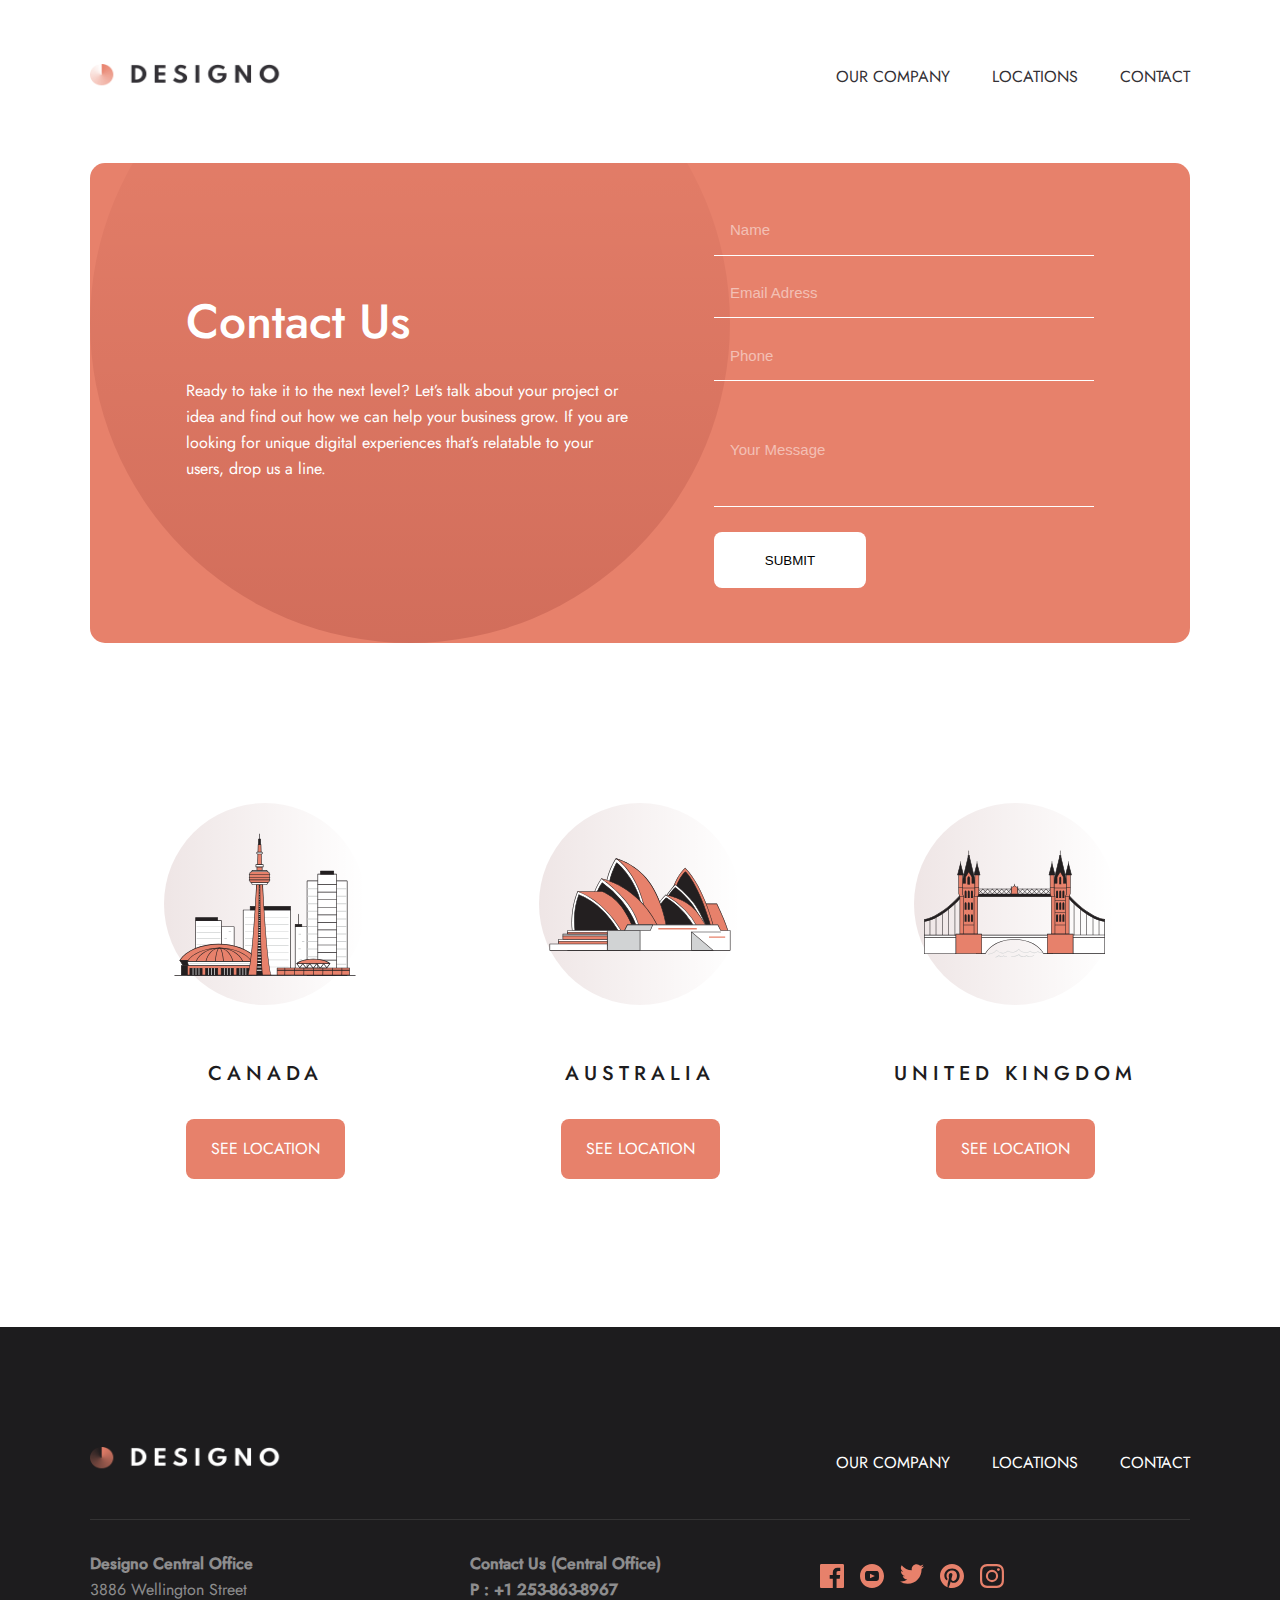
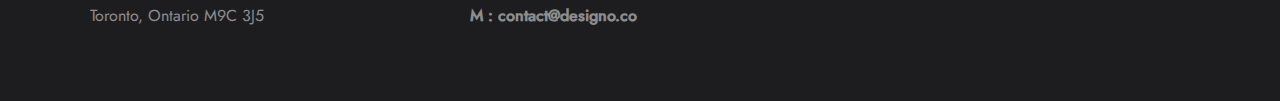
<file: pages/contact/contact.html>
<!DOCTYPE html>
<html lang="en">
  <head>
    <meta charset="UTF-8" />
    <meta name="viewport" content="width=device-width, initial-scale=1.0" />
    <title>Designo Multi Page | Contact</title>

    <!-- Fav Icon -->
    <link
      rel="icon"
      type="image/png"
      href="../../favicon-96x96.png"
      sizes="96x96"
    />
    <link rel="icon" type="image/svg+xml" href="../../favicon.svg" />
    <link rel="shortcut icon" href="../../favicon.ico" />
    <link
      rel="apple-touch-icon"
      sizes="180x180"
      href="../../apple-touch-icon.png"
    />
    <link rel="manifest" href="../../site.webmanifest" />

    <!-- Styles -->
    <link rel="stylesheet" href="./contact.css" />
  </head>
  <body>
    <!-- Header  -->
    <header class="siteheader">
      <div class="siteheader__container container">
        <a href="../../index.html">
          <img
            class="siteheader__logo"
            src="../../images/shared/desktop/logo-dark.png"
            alt="Logo"
          />
        </a>
        <img
          class="siteheader__burger"
          src="../../images/shared/mobile/icon-hamburger.svg"
          alt="icon-hamburger"
        />
        <nav class="siteheader__nav">
          <ul class="siteheader__nav-list">
            <li class="list-item">
              <a href="../about/about.html">OUR COMPANY</a>
            </li>
            <li class="list-item">
              <a href="../locations/locations.html">LOCATIONS</a>
            </li>
            <li class="list-item"><a href="./contact.html">CONTACT</a></li>
          </ul>
        </nav>
      </div>
    </header>

    <!-- Main  -->
    <main class="main">
      <section class="contact container">
        <div class="contact__container">
          <div class="contact__text">
            <h2>Contact Us</h2>
            <p>
              Ready to take it to the next level? Let’s talk about your project
              or idea and find out how we can help your business grow. If you
              are looking for unique digital experiences that’s relatable to
              your users, drop us a line.
            </p>
          </div>
          <form class="contact__form">
            <input class="input-name" type="text" placeholder="Name" required />
            <input
              type="email"
              placeholder="Email Adress"
              pattern="[a-z0-9._%+-]+@[a-z0-9.-]+\.[a-z]{2,}$"
              title="Can’t be empty "
              required
            />
            <input
              type="number"
              placeholder="Phone"
              pattern="\(\d{2}\) \d{3}-\d{2}-\d{2}"
              required
            />
            <input
              class="input-message"
              type="text"
              placeholder="Your Message"
              required
            />
            <button style="border: 0; cursor: pointer" class="btn btn-light">
              Submit
            </button>
          </form>
        </div>
      </section>

      <!-- Locations -->
      <section class="locations container">
        <div class="location__card">
          <img
            src="../../images/shared/desktop/illustration-canada.svg"
            alt=""
            class="loaction__img"
          />
          <h3 class="locations__title">CANADA</h3>
          <a href="../locations/locations.html" class="btn btn-dark"
            >SEE LOCATION</a
          >
        </div>
        <div class="location__card">
          <img
            src="../../images/shared/desktop/illustration-australia.svg"
            alt=""
            class="loaction__img"
          />
          <h3 class="locations__title">AUSTRALIA</h3>
          <a href="../locations/locations.html" class="btn btn-dark"
            >SEE LOCATION</a
          >
        </div>
        <div class="location__card">
          <img
            src="../../images/shared/desktop/illustration-united-kingdom.svg"
            alt=""
            class="loaction__img"
          />
          <h3 class="locations__title">UNITED KINGDOM</h3>
          <a href="../locations/locations.html" class="btn btn-dark"
            >SEE LOCATION</a
          >
        </div>
      </section>
    </main>

    <!-- Footer -->
    <footer class="sitefooter">
      <div class="sitefooter-container container">
        <div class="sitefooter__top">
          <a href="../../index.html" class="sitefooter__logo"
            ><img src="../../images/shared/desktop/logo-light.png" alt=""
          /></a>
          <nav class="sitefooter_nav">
            <ul class="sitefooter__nav-list">
              <li class="list-item">
                <a href="../about/about.html">OUR COMPANY</a>
              </li>
              <li class="list-item">
                <a href="../locations/locations.html">LOCATIONS</a>
              </li>
              <li class="list-item"><a href="./contact.html">CONTACT</a></li>
            </ul>
          </nav>
        </div>
        <hr class="sitefooter__line" />
        <div class="sitefooter__bottom">
          <p class="sitefooter__adress">
            <strong>Designo Central Office</strong> <br />3886 Wellington Street
            <br />Toronto, Ontario M9C 3J5
          </p>
          <p class="sitefooter__contact">
            Contact Us (Central Office) <br />P :
            <a href="tel:+1 253-863-8967">+1 253-863-8967</a> <br />
            M : <a href="mailto:contact@designo.co">contact@designo.co</a>
          </p>
          <div class="sitefooter__socials">
            <svg
              class="facebook"
              width="24"
              height="24"
              xmlns="http://www.w3.org/2000/svg"
            >
              <path
                d="M22.675 0H1.325C.593 0 0 .593 0 1.325v21.351C0 23.407.593 24 1.325 24H12.82v-9.294H9.692v-3.622h3.128V8.413c0-3.1 1.893-4.788 4.659-4.788 1.325 0 2.463.099 2.795.143v3.24l-1.918.001c-1.504 0-1.795.715-1.795 1.763v2.313h3.587l-.467 3.622h-3.12V24h6.116c.73 0 1.323-.593 1.323-1.325V1.325C24 .593 23.407 0 22.675 0z"
                fill="#E7816B"
              />
            </svg>

            <svg
              class="youtube"
              width="24"
              height="24"
              xmlns="http://www.w3.org/2000/svg"
            >
              <path
                d="M12 0C5.373 0 0 5.373 0 12s5.373 12 12 12 12-5.373 12-12S18.627 0 12 0zm4.441 16.892c-2.102.144-6.784.144-8.883 0C5.282 16.736 5.017 15.622 5 12c.017-3.629.285-4.736 2.558-4.892 2.099-.144 6.782-.144 8.883 0C18.718 7.264 18.982 8.378 19 12c-.018 3.629-.285 4.736-2.559 4.892zM10 9.658l4.917 2.338L10 14.342V9.658z"
                fill="#E7816B"
              />
            </svg>

            <svg
              class="twitter"
              width="24"
              height="20"
              xmlns="http://www.w3.org/2000/svg"
            >
              <path
                d="M24 2.557a9.83 9.83 0 0 1-2.828.775A4.932 4.932 0 0 0 23.337.608a9.864 9.864 0 0 1-3.127 1.195A4.916 4.916 0 0 0 16.616.248c-3.179 0-5.515 2.966-4.797 6.045A13.978 13.978 0 0 1 1.671 1.149a4.93 4.93 0 0 0 1.523 6.574 4.903 4.903 0 0 1-2.229-.616c-.054 2.281 1.581 4.415 3.949 4.89a4.935 4.935 0 0 1-2.224.084 4.928 4.928 0 0 0 4.6 3.419A9.9 9.9 0 0 1 0 17.54a13.94 13.94 0 0 0 7.548 2.212c9.142 0 14.307-7.721 13.995-14.646A10.025 10.025 0 0 0 24 2.557z"
                fill="#E7816B"
              />
            </svg>

            <svg
              class="pinterest"
              width="24"
              height="24"
              xmlns="http://www.w3.org/2000/svg"
            >
              <path
                d="M12 0C5.373 0 0 5.372 0 12c0 5.084 3.163 9.426 7.627 11.174-.105-.949-.2-2.405.042-3.441.218-.937 1.407-5.965 1.407-5.965s-.359-.719-.359-1.782c0-1.668.967-2.914 2.171-2.914 1.023 0 1.518.769 1.518 1.69 0 1.029-.655 2.568-.994 3.995-.283 1.194.599 2.169 1.777 2.169 2.133 0 3.772-2.249 3.772-5.495 0-2.873-2.064-4.882-5.012-4.882-3.414 0-5.418 2.561-5.418 5.207 0 1.031.397 2.138.893 2.738a.36.36 0 0 1 .083.345l-.333 1.36c-.053.22-.174.267-.402.161-1.499-.698-2.436-2.889-2.436-4.649 0-3.785 2.75-7.262 7.929-7.262 4.163 0 7.398 2.967 7.398 6.931 0 4.136-2.607 7.464-6.227 7.464-1.216 0-2.359-.631-2.75-1.378l-.748 2.853c-.271 1.043-1.002 2.35-1.492 3.146C9.57 23.812 10.763 24 12 24c6.627 0 12-5.373 12-12 0-6.628-5.373-12-12-12z"
                fill="#E7816B"
              />
            </svg>

            <svg
              class="insta"
              width="24"
              height="24"
              xmlns="http://www.w3.org/2000/svg"
            >
              <path
                d="M12 2.163c3.204 0 3.584.012 4.85.07 3.252.148 4.771 1.691 4.919 4.919.058 1.265.069 1.645.069 4.849 0 3.205-.012 3.584-.069 4.849-.149 3.225-1.664 4.771-4.919 4.919-1.266.058-1.644.07-4.85.07-3.204 0-3.584-.012-4.849-.07-3.26-.149-4.771-1.699-4.919-4.92-.058-1.265-.07-1.644-.07-4.849 0-3.204.013-3.583.07-4.849.149-3.227 1.664-4.771 4.919-4.919 1.266-.057 1.645-.069 4.849-.069zM12 0C8.741 0 8.333.014 7.053.072 2.695.272.273 2.69.073 7.052.014 8.333 0 8.741 0 12c0 3.259.014 3.668.072 4.948.2 4.358 2.618 6.78 6.98 6.98C8.333 23.986 8.741 24 12 24c3.259 0 3.668-.014 4.948-.072 4.354-.2 6.782-2.618 6.979-6.98.059-1.28.073-1.689.073-4.948 0-3.259-.014-3.667-.072-4.947-.196-4.354-2.617-6.78-6.979-6.98C15.668.014 15.259 0 12 0zm0 5.838a6.162 6.162 0 1 0 0 12.324 6.162 6.162 0 0 0 0-12.324zM12 16a4 4 0 1 1 0-8 4 4 0 0 1 0 8zm6.406-11.845a1.44 1.44 0 1 0 0 2.881 1.44 1.44 0 0 0 0-2.881z"
                fill="#E7816B"
              />
            </svg>
          </div>
        </div>
      </div>
    </footer>
  </body>
</html>
</file>
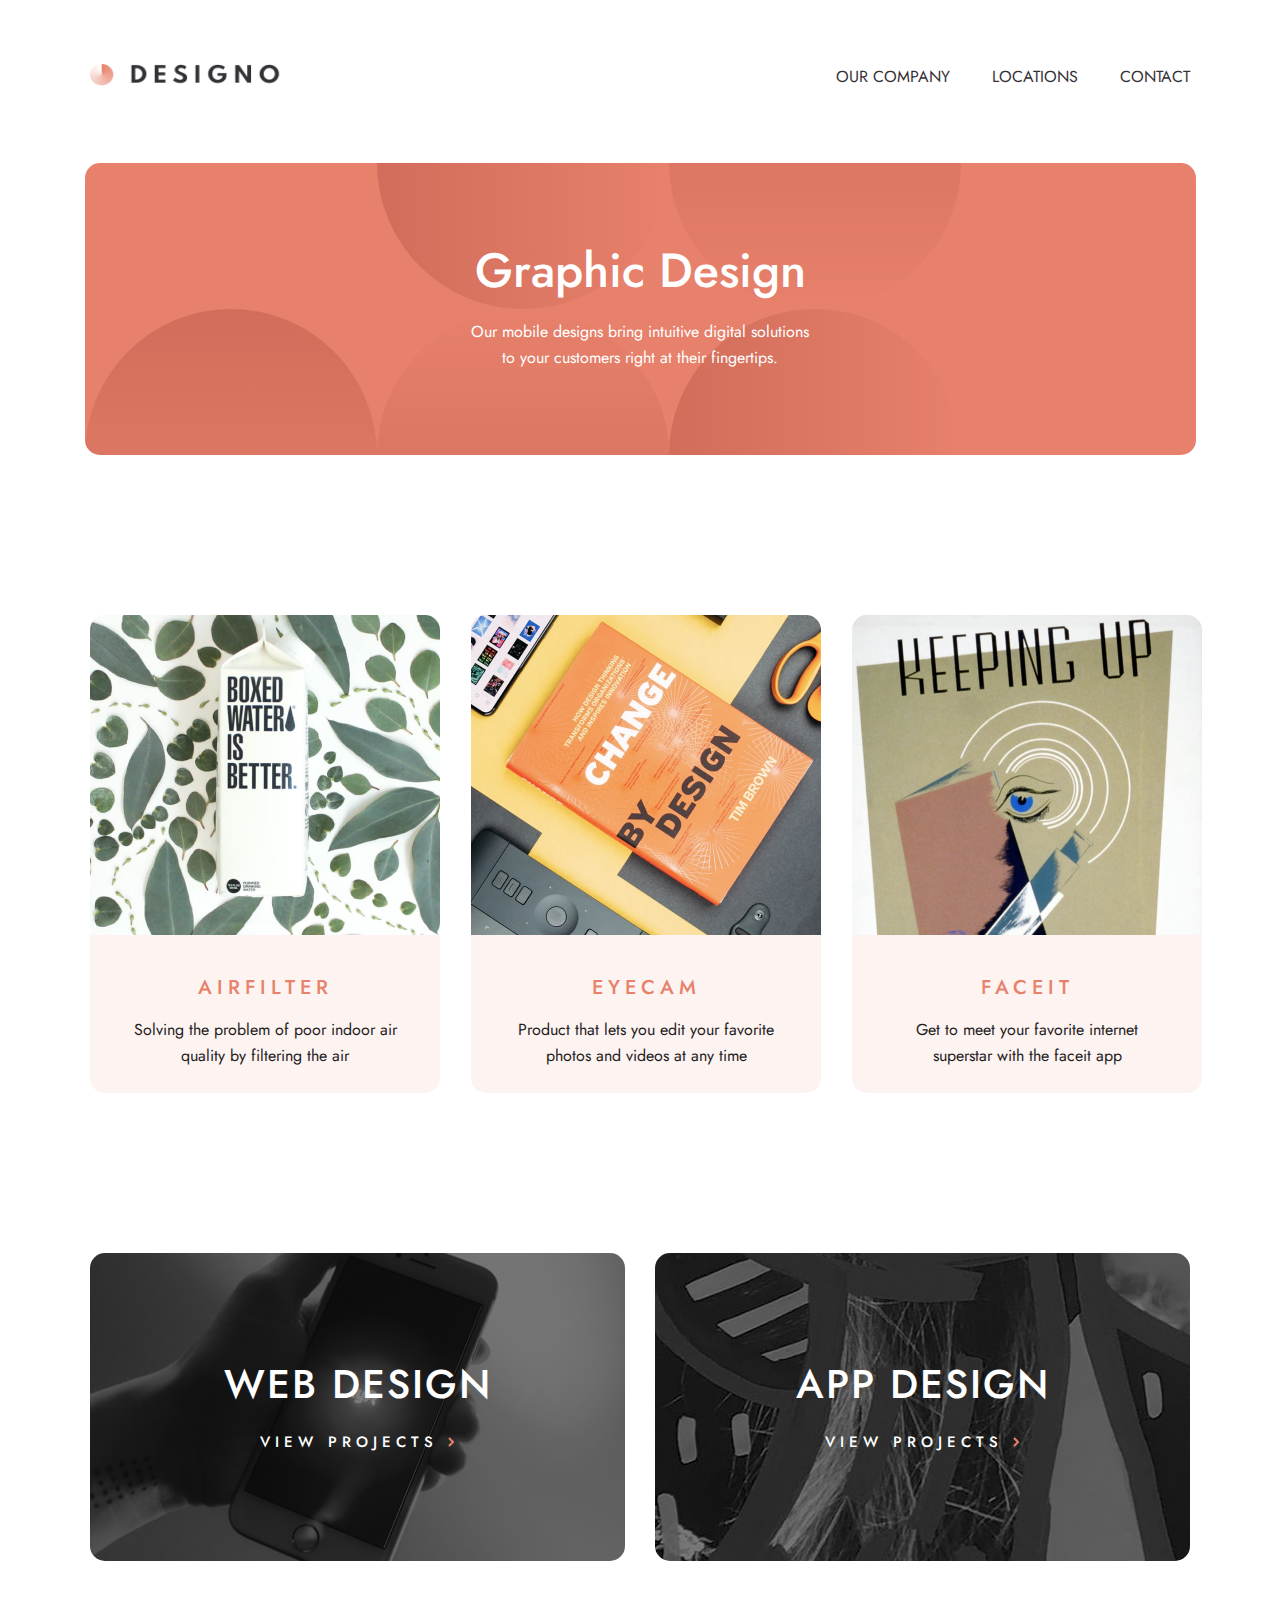
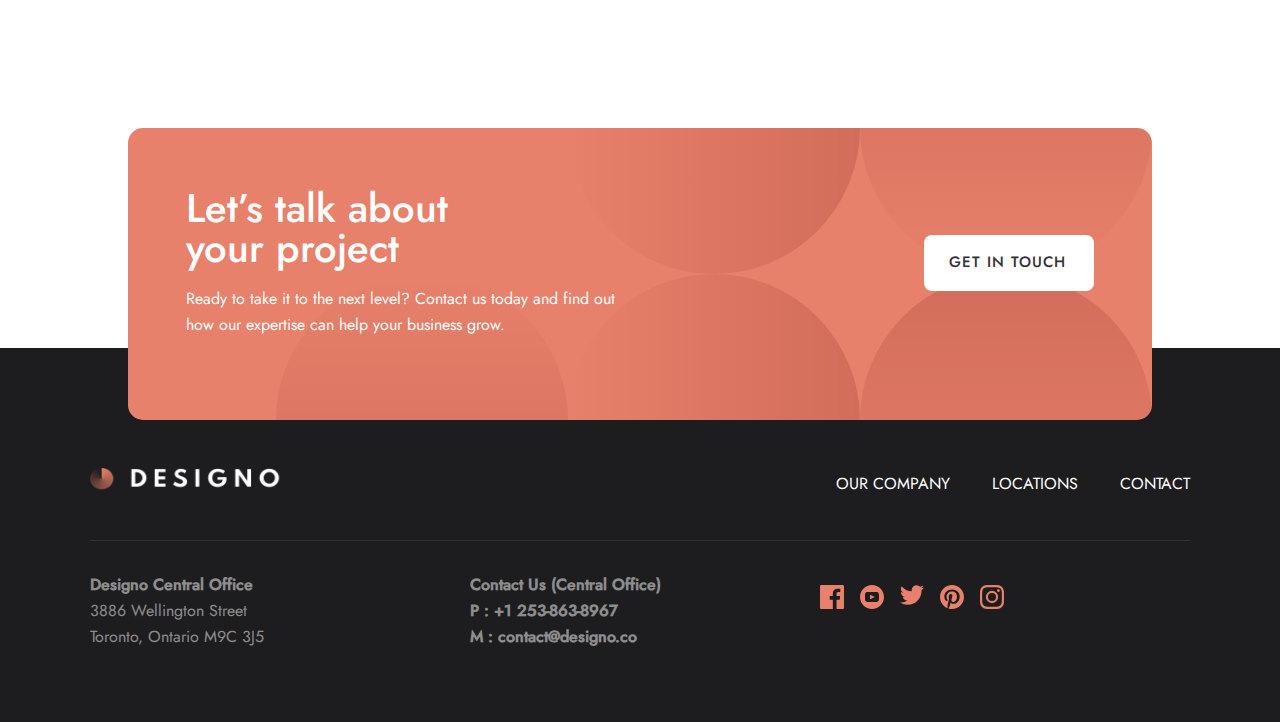
<file: pages/graphicdesign/graphicdesign.html>
<!DOCTYPE html>
<html lang="en">
  <head>
    <meta charset="UTF-8" />
    <meta name="viewport" content="width=device-width, initial-scale=1.0" />
    <title>Designo Multi Page | Graphic Design</title>

    <!-- Fav Icon -->
    <link
      rel="icon"
      type="image/png"
      href="../../favicon-96x96.png"
      sizes="96x96"
    />
    <link rel="icon" type="image/svg+xml" href="../../favicon.svg" />
    <link rel="shortcut icon" href="../../favicon.ico" />
    <link
      rel="apple-touch-icon"
      sizes="180x180"
      href="../../apple-touch-icon.png"
    />
    <link rel="manifest" href="../../site.webmanifest" />

    <!-- Styles -->
    <link rel="stylesheet" href="./graphicdesign.css" />
  </head>
  <body>
    <!-- Header  -->
    <header class="siteheader">
      <div class="siteheader__container container">
        <a href="../../index.html">
          <img
            class="siteheader__logo"
            src="../../images/shared/desktop/logo-dark.png"
            alt="Logo"
          />
        </a>
        <img
          class="siteheader__burger"
          src="../../images/shared/mobile/icon-hamburger.svg"
          alt="icon-hamburger"
        />
        <nav class="siteheader__nav">
          <ul class="siteheader__nav-list">
            <li class="list-item">
              <a href="../about/about.html">OUR COMPANY</a>
            </li>
            <li class="list-item">
              <a href="../locations/locations.html">LOCATIONS</a>
            </li>
            <li class="list-item">
              <a href="../contact/contact.html">CONTACT</a>
            </li>
          </ul>
        </nav>
      </div>
    </header>

    <!-- Main  -->
    <main class="main">
      <!-- Hero -->
      <section class="graphic__hero container">
        <div class="graphic__hero-container">
          <h1 class="graphic__hero-title">Graphic Design</h1>
          <p class="graphic_hero-subtitle">
            Our mobile designs bring intuitive digital solutions <br />
            to your customers right at their fingertips.
          </p>
        </div>
      </section>

      <!-- Cards -->
      <section class="graphic__cards container">
        <div class="graphic__card">
          <img
            src="../../images/graphic-design/desktop/image-boxed-water.jpg"
            alt=""
          />
          <h3>AIRFILTER</h3>
          <p>
            Solving the problem of poor indoor air <br />
            quality by filtering the air
          </p>
        </div>
        <div class="graphic__card">
          <img
            src="../../images/graphic-design/desktop/image-change.jpg"
            alt=""
          />
          <h3>EYECAM</h3>
          <p>
            Product that lets you edit your favorite <br />
            photos and videos at any time
          </p>
        </div>
        <div class="graphic__card">
          <img
            src="../../images/graphic-design/desktop/image-science.jpg"
            alt=""
          />
          <h3>FACEIT</h3>
          <p>
            Get to meet your favorite internet <br />
            superstar with the faceit app
          </p>
        </div>
      </section>

      <!-- Design CARDS -->
      <section class="design container">
        <div class="design__card-2">
          <div class="design__card">
            <h3>WEB DESIGN</h3>
            <a href="../webdesign/webdesign.html"
              >VIEW PROJECTS
              <img
                src="../../images/shared/desktop/icon-right-arrow.svg"
                alt=""
            /></a>
          </div>
          <div class="design__card">
            <h3>APP DESIGN</h3>
            <a href="../appdesign/appdesign.html"
              >VIEW PROJECTS
              <img
                src="../../images/shared/desktop/icon-right-arrow.svg"
                alt=""
            /></a>
          </div>
        </div>
      </section>

      <!-- Let’s talk about your project -->
      <section class="aboutproject container">
        <div class="aboutproject__container">
          <div class="aboutproject__text">
            <h2 class="aboutproject__title">Let’s talk about your project</h2>
            <p class="aboutproject__subtitle">
              Ready to take it to the next level? Contact us today and find out
              how our expertise can help your business grow.
            </p>
          </div>
          <a href=" #" class="btn-getInTough">Get in touch</a>
        </div>
      </section>
    </main>

    <!-- Footer -->
    <footer class="sitefooter">
      <div class="sitefooter-container container">
        <div class="sitefooter__top">
          <a href="../../index.html" class="sitefooter__logo"
            ><img src="../../images/shared/desktop/logo-light.png" alt=""
          /></a>
          <nav class="sitefooter_nav">
            <ul class="sitefooter__nav-list">
              <li class="list-item">
                <a href="../about/about.html">OUR COMPANY</a>
              </li>
              <li class="list-item">
                <a href="../locations/locations.html">LOCATIONS</a>
              </li>
              <li class="list-item">
                <a href="../contact/contact.html">CONTACT</a>
              </li>
            </ul>
          </nav>
        </div>
        <hr class="sitefooter__line" />
        <div class="sitefooter__bottom">
          <p class="sitefooter__adress">
            <strong>Designo Central Office</strong> <br />3886 Wellington Street
            <br />Toronto, Ontario M9C 3J5
          </p>
          <p class="sitefooter__contact">
            Contact Us (Central Office) <br />P :
            <a href="tel:+1 253-863-8967">+1 253-863-8967</a> <br />
            M : <a href="mailto:contact@designo.co">contact@designo.co</a>
          </p>
          <div class="sitefooter__socials">
            <svg
              class="facebook"
              width="24"
              height="24"
              xmlns="http://www.w3.org/2000/svg"
            >
              <path
                d="M22.675 0H1.325C.593 0 0 .593 0 1.325v21.351C0 23.407.593 24 1.325 24H12.82v-9.294H9.692v-3.622h3.128V8.413c0-3.1 1.893-4.788 4.659-4.788 1.325 0 2.463.099 2.795.143v3.24l-1.918.001c-1.504 0-1.795.715-1.795 1.763v2.313h3.587l-.467 3.622h-3.12V24h6.116c.73 0 1.323-.593 1.323-1.325V1.325C24 .593 23.407 0 22.675 0z"
                fill="#E7816B"
              />
            </svg>

            <svg
              class="youtube"
              width="24"
              height="24"
              xmlns="http://www.w3.org/2000/svg"
            >
              <path
                d="M12 0C5.373 0 0 5.373 0 12s5.373 12 12 12 12-5.373 12-12S18.627 0 12 0zm4.441 16.892c-2.102.144-6.784.144-8.883 0C5.282 16.736 5.017 15.622 5 12c.017-3.629.285-4.736 2.558-4.892 2.099-.144 6.782-.144 8.883 0C18.718 7.264 18.982 8.378 19 12c-.018 3.629-.285 4.736-2.559 4.892zM10 9.658l4.917 2.338L10 14.342V9.658z"
                fill="#E7816B"
              />
            </svg>

            <svg
              class="twitter"
              width="24"
              height="20"
              xmlns="http://www.w3.org/2000/svg"
            >
              <path
                d="M24 2.557a9.83 9.83 0 0 1-2.828.775A4.932 4.932 0 0 0 23.337.608a9.864 9.864 0 0 1-3.127 1.195A4.916 4.916 0 0 0 16.616.248c-3.179 0-5.515 2.966-4.797 6.045A13.978 13.978 0 0 1 1.671 1.149a4.93 4.93 0 0 0 1.523 6.574 4.903 4.903 0 0 1-2.229-.616c-.054 2.281 1.581 4.415 3.949 4.89a4.935 4.935 0 0 1-2.224.084 4.928 4.928 0 0 0 4.6 3.419A9.9 9.9 0 0 1 0 17.54a13.94 13.94 0 0 0 7.548 2.212c9.142 0 14.307-7.721 13.995-14.646A10.025 10.025 0 0 0 24 2.557z"
                fill="#E7816B"
              />
            </svg>

            <svg
              class="pinterest"
              width="24"
              height="24"
              xmlns="http://www.w3.org/2000/svg"
            >
              <path
                d="M12 0C5.373 0 0 5.372 0 12c0 5.084 3.163 9.426 7.627 11.174-.105-.949-.2-2.405.042-3.441.218-.937 1.407-5.965 1.407-5.965s-.359-.719-.359-1.782c0-1.668.967-2.914 2.171-2.914 1.023 0 1.518.769 1.518 1.69 0 1.029-.655 2.568-.994 3.995-.283 1.194.599 2.169 1.777 2.169 2.133 0 3.772-2.249 3.772-5.495 0-2.873-2.064-4.882-5.012-4.882-3.414 0-5.418 2.561-5.418 5.207 0 1.031.397 2.138.893 2.738a.36.36 0 0 1 .083.345l-.333 1.36c-.053.22-.174.267-.402.161-1.499-.698-2.436-2.889-2.436-4.649 0-3.785 2.75-7.262 7.929-7.262 4.163 0 7.398 2.967 7.398 6.931 0 4.136-2.607 7.464-6.227 7.464-1.216 0-2.359-.631-2.75-1.378l-.748 2.853c-.271 1.043-1.002 2.35-1.492 3.146C9.57 23.812 10.763 24 12 24c6.627 0 12-5.373 12-12 0-6.628-5.373-12-12-12z"
                fill="#E7816B"
              />
            </svg>

            <svg
              class="insta"
              width="24"
              height="24"
              xmlns="http://www.w3.org/2000/svg"
            >
              <path
                d="M12 2.163c3.204 0 3.584.012 4.85.07 3.252.148 4.771 1.691 4.919 4.919.058 1.265.069 1.645.069 4.849 0 3.205-.012 3.584-.069 4.849-.149 3.225-1.664 4.771-4.919 4.919-1.266.058-1.644.07-4.85.07-3.204 0-3.584-.012-4.849-.07-3.26-.149-4.771-1.699-4.919-4.92-.058-1.265-.07-1.644-.07-4.849 0-3.204.013-3.583.07-4.849.149-3.227 1.664-4.771 4.919-4.919 1.266-.057 1.645-.069 4.849-.069zM12 0C8.741 0 8.333.014 7.053.072 2.695.272.273 2.69.073 7.052.014 8.333 0 8.741 0 12c0 3.259.014 3.668.072 4.948.2 4.358 2.618 6.78 6.98 6.98C8.333 23.986 8.741 24 12 24c3.259 0 3.668-.014 4.948-.072 4.354-.2 6.782-2.618 6.979-6.98.059-1.28.073-1.689.073-4.948 0-3.259-.014-3.667-.072-4.947-.196-4.354-2.617-6.78-6.979-6.98C15.668.014 15.259 0 12 0zm0 5.838a6.162 6.162 0 1 0 0 12.324 6.162 6.162 0 0 0 0-12.324zM12 16a4 4 0 1 1 0-8 4 4 0 0 1 0 8zm6.406-11.845a1.44 1.44 0 1 0 0 2.881 1.44 1.44 0 0 0 0-2.881z"
                fill="#E7816B"
              />
            </svg>
          </div>
        </div>
      </div>
    </footer>
  </body>
</html>
</file>
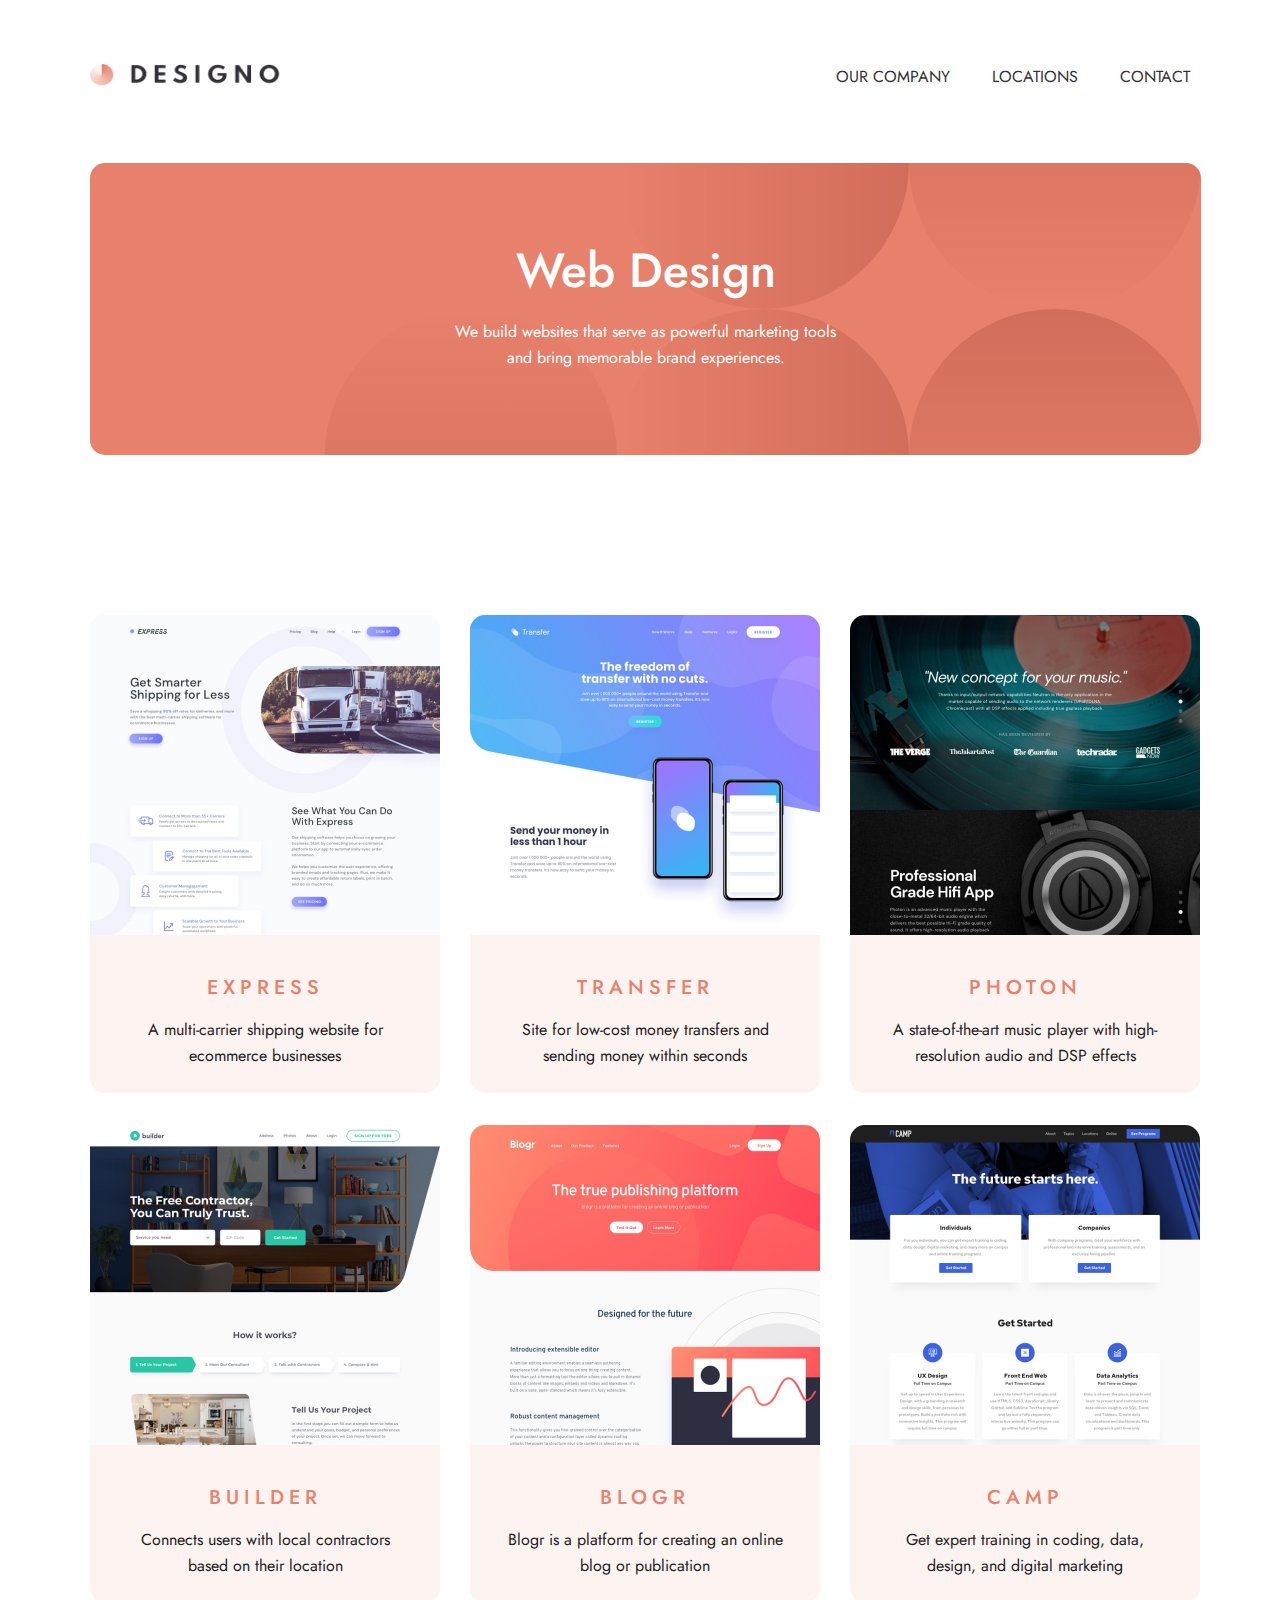
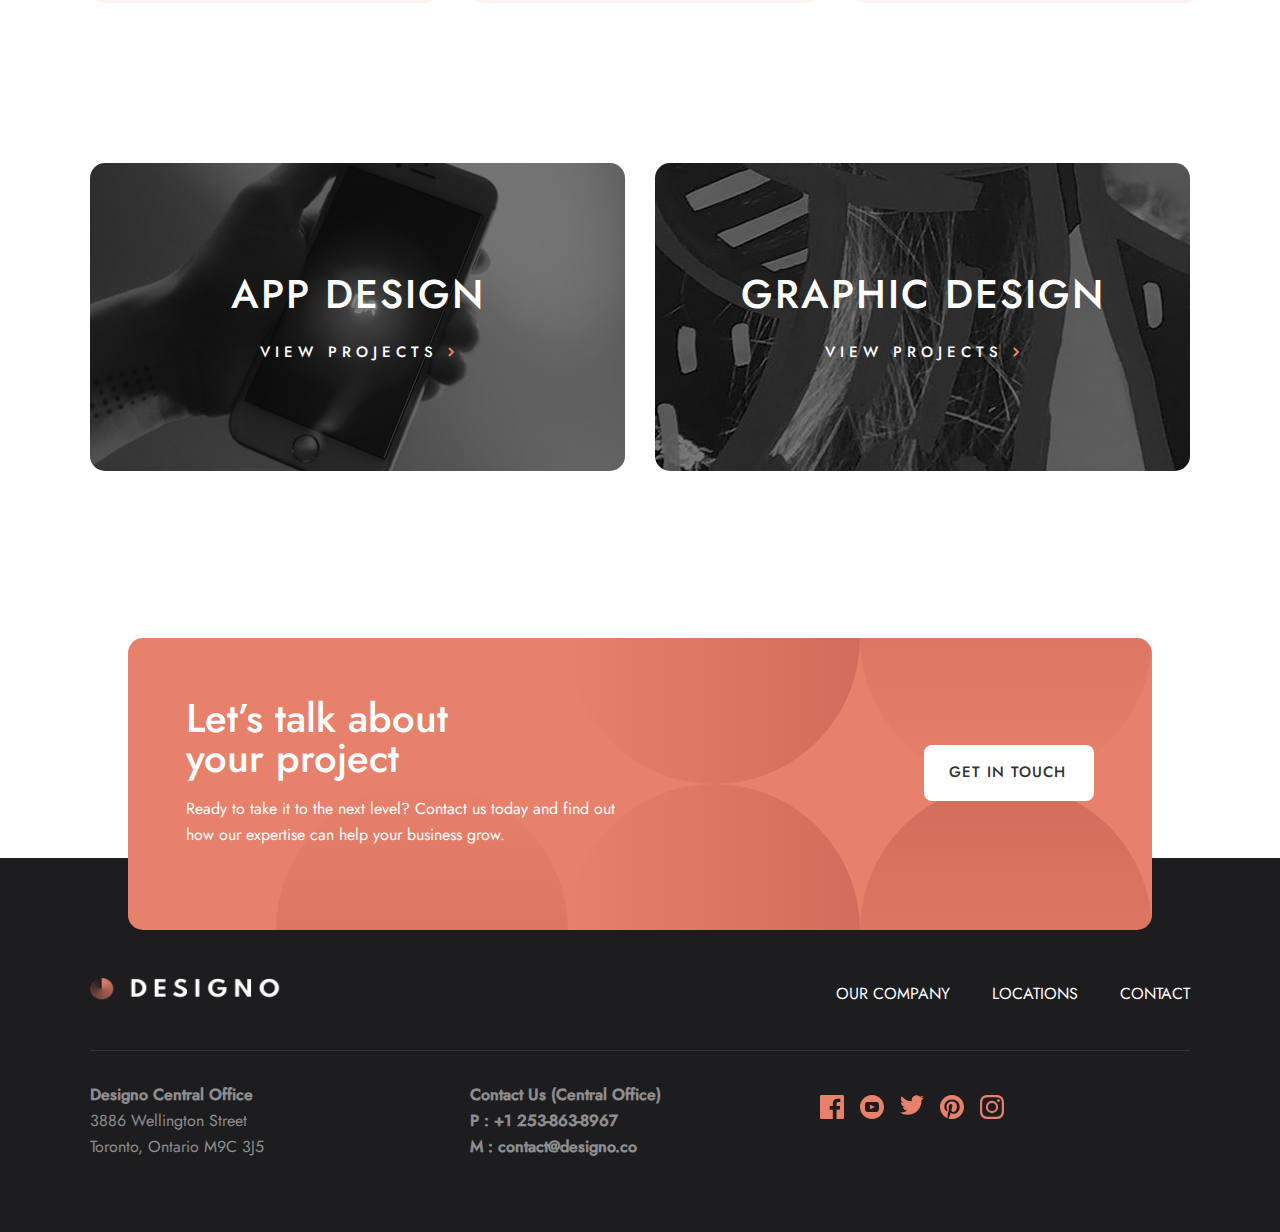
<file: pages/webdesign/webdesign.html>
<!DOCTYPE html>
<html lang="en">
  <head>
    <meta charset="UTF-8" />
    <meta name="viewport" content="width=device-width, initial-scale=1.0" />
    <title>Designo Multi Page | Web Design</title>

    <!-- Fav Icon -->
    <link
      rel="icon"
      type="image/png"
      href="../../favicon-96x96.png"
      sizes="96x96"
    />
    <link rel="icon" type="image/svg+xml" href="../../favicon.svg" />
    <link rel="shortcut icon" href="../../favicon.ico" />
    <link
      rel="apple-touch-icon"
      sizes="180x180"
      href="../../apple-touch-icon.png"
    />
    <link rel="manifest" href="../../site.webmanifest" />

    <!-- Styles -->
    <link rel="stylesheet" href="./webdesign.css" />
  </head>
  <body>
    <!-- Header  -->
    <header class="siteheader">
      <div class="siteheader__container container">
        <a href="../../index.html">
          <img
            class="siteheader__logo"
            src="../../images/shared/desktop/logo-dark.png"
            alt="Logo"
          />
        </a>
        <img
          class="siteheader__burger"
          src="../../images/shared/mobile/icon-hamburger.svg"
          alt="icon-hamburger"
        />
        <nav class="siteheader__nav">
          <ul class="siteheader__nav-list">
            <li class="list-item">
              <a href="../about/about.html">OUR COMPANY</a>
            </li>
            <li class="list-item">
              <a href="../locations/locations.html">LOCATIONS</a>
            </li>
            <li class="list-item">
              <a href="../contact/contact.html">CONTACT</a>
            </li>
          </ul>
        </nav>
      </div>
    </header>

    <!-- Main  -->
    <main class="main">
      <section class="hero container">
        <div class="hero__container">
          <h1 class="hero__title">Web Design</h1>
          <p class="hero__subtitle">
            We build websites that serve as powerful marketing tools <br />
            and bring memorable brand experiences.
          </p>
        </div>
      </section>

      <section class="cards container">
        <div class="card__item">
          <img
            class="card__img"
            src="../../images/web-design/desktop/image-express.jpg"
            alt=""
          />
          <h4 class="card__title">EXPRESS</h4>
          <p class="card__subtitle">
            A multi-carrier shipping website for ecommerce businesses
          </p>
        </div>
        <div class="card__item">
          <img
            class="card__img"
            src="../../images/web-design/desktop/image-transfer.jpg"
            alt=""
          />
          <h4 class="card__title">TRANSFER</h4>
          <p class="card__subtitle">
            Site for low-cost money transfers and sending money within seconds
          </p>
        </div>
        <div class="card__item">
          <img
            class="card__img"
            src="../../images/web-design/desktop/image-photon.jpg"
            alt=""
          />
          <h4 class="card__title">PHOTON</h4>
          <p class="card__subtitle">
            A state-of-the-art music player with high-resolution audio and DSP
            effects
          </p>
        </div>
        <div class="card__item">
          <img
            class="card__img"
            src="../../images/web-design/desktop/image-builder.jpg"
            alt=""
          />
          <h4 class="card__title">BUILDER</h4>
          <p class="card__subtitle">
            Connects users with local contractors based on their location
          </p>
        </div>
        <div class="card__item">
          <img
            class="card__img"
            src="../../images/web-design/desktop/image-blogr.jpg"
            alt=""
          />
          <h4 class="card__title">BLOGR</h4>
          <p class="card__subtitle">
            Blogr is a platform for creating an online blog or publication
          </p>
        </div>
        <div class="card__item">
          <img
            class="card__img"
            src="../../images/web-design/desktop/image-camp.jpg"
            alt=""
          />
          <h4 class="card__title">CAMP</h4>
          <p class="card__subtitle">
            Get expert training in coding, data, design, and digital marketing
          </p>
        </div>
      </section>

      <section class="design container">
        <div class="design__card-2">
          <div class="design__card">
            <h3>APP DESIGN</h3>
            <a href="../appdesign/appdesign.html"
              >VIEW PROJECTS
              <img
                src="../../images/shared/desktop/icon-right-arrow.svg"
                alt=""
            /></a>
          </div>
          <div class="design__card">
            <h3>GRAPHIC DESIGN</h3>
            <a href="../graphicdesign/graphicdesign.html"
              >VIEW PROJECTS
              <img
                src="../../images/shared/desktop/icon-right-arrow.svg"
                alt=""
            /></a>
          </div>
        </div>
      </section>

      <!-- Let’s talk about your project -->
      <section class="aboutproject container">
        <div class="aboutproject__container">
          <div class="aboutproject__text">
            <h2 class="aboutproject__title">Let’s talk about your project</h2>
            <p class="aboutproject__subtitle">
              Ready to take it to the next level? Contact us today and find out
              how our expertise can help your business grow.
            </p>
          </div>
          <a href=" #" class="btn-getInTough">Get in touch</a>
        </div>
      </section>
    </main>

    <!-- Footer -->
    <footer class="sitefooter">
      <div class="sitefooter-container container">
        <div class="sitefooter__top">
          <a href="../../index.html" class="sitefooter__logo"
            ><img src="../../images/shared/desktop/logo-light.png" alt=""
          /></a>
          <nav class="sitefooter_nav">
            <ul class="sitefooter__nav-list">
              <li class="list-item">
                <a href="../about/about.html">OUR COMPANY</a>
              </li>
              <li class="list-item">
                <a href="../locations/locations.html">LOCATIONS</a>
              </li>
              <li class="list-item">
                <a href="../contact/contact.html">CONTACT</a>
              </li>
            </ul>
          </nav>
        </div>
        <hr class="sitefooter__line" />
        <div class="sitefooter__bottom">
          <p class="sitefooter__adress">
            <strong>Designo Central Office</strong> <br />3886 Wellington Street
            <br />Toronto, Ontario M9C 3J5
          </p>
          <p class="sitefooter__contact">
            Contact Us (Central Office) <br />P :
            <a href="tel:+1 253-863-8967">+1 253-863-8967</a> <br />
            M : <a href="mailto:contact@designo.co">contact@designo.co</a>
          </p>
          <div class="sitefooter__socials">
            <svg
              class="facebook"
              width="24"
              height="24"
              xmlns="http://www.w3.org/2000/svg"
            >
              <path
                d="M22.675 0H1.325C.593 0 0 .593 0 1.325v21.351C0 23.407.593 24 1.325 24H12.82v-9.294H9.692v-3.622h3.128V8.413c0-3.1 1.893-4.788 4.659-4.788 1.325 0 2.463.099 2.795.143v3.24l-1.918.001c-1.504 0-1.795.715-1.795 1.763v2.313h3.587l-.467 3.622h-3.12V24h6.116c.73 0 1.323-.593 1.323-1.325V1.325C24 .593 23.407 0 22.675 0z"
                fill="#E7816B"
              />
            </svg>

            <svg
              class="youtube"
              width="24"
              height="24"
              xmlns="http://www.w3.org/2000/svg"
            >
              <path
                d="M12 0C5.373 0 0 5.373 0 12s5.373 12 12 12 12-5.373 12-12S18.627 0 12 0zm4.441 16.892c-2.102.144-6.784.144-8.883 0C5.282 16.736 5.017 15.622 5 12c.017-3.629.285-4.736 2.558-4.892 2.099-.144 6.782-.144 8.883 0C18.718 7.264 18.982 8.378 19 12c-.018 3.629-.285 4.736-2.559 4.892zM10 9.658l4.917 2.338L10 14.342V9.658z"
                fill="#E7816B"
              />
            </svg>

            <svg
              class="twitter"
              width="24"
              height="20"
              xmlns="http://www.w3.org/2000/svg"
            >
              <path
                d="M24 2.557a9.83 9.83 0 0 1-2.828.775A4.932 4.932 0 0 0 23.337.608a9.864 9.864 0 0 1-3.127 1.195A4.916 4.916 0 0 0 16.616.248c-3.179 0-5.515 2.966-4.797 6.045A13.978 13.978 0 0 1 1.671 1.149a4.93 4.93 0 0 0 1.523 6.574 4.903 4.903 0 0 1-2.229-.616c-.054 2.281 1.581 4.415 3.949 4.89a4.935 4.935 0 0 1-2.224.084 4.928 4.928 0 0 0 4.6 3.419A9.9 9.9 0 0 1 0 17.54a13.94 13.94 0 0 0 7.548 2.212c9.142 0 14.307-7.721 13.995-14.646A10.025 10.025 0 0 0 24 2.557z"
                fill="#E7816B"
              />
            </svg>

            <svg
              class="pinterest"
              width="24"
              height="24"
              xmlns="http://www.w3.org/2000/svg"
            >
              <path
                d="M12 0C5.373 0 0 5.372 0 12c0 5.084 3.163 9.426 7.627 11.174-.105-.949-.2-2.405.042-3.441.218-.937 1.407-5.965 1.407-5.965s-.359-.719-.359-1.782c0-1.668.967-2.914 2.171-2.914 1.023 0 1.518.769 1.518 1.69 0 1.029-.655 2.568-.994 3.995-.283 1.194.599 2.169 1.777 2.169 2.133 0 3.772-2.249 3.772-5.495 0-2.873-2.064-4.882-5.012-4.882-3.414 0-5.418 2.561-5.418 5.207 0 1.031.397 2.138.893 2.738a.36.36 0 0 1 .083.345l-.333 1.36c-.053.22-.174.267-.402.161-1.499-.698-2.436-2.889-2.436-4.649 0-3.785 2.75-7.262 7.929-7.262 4.163 0 7.398 2.967 7.398 6.931 0 4.136-2.607 7.464-6.227 7.464-1.216 0-2.359-.631-2.75-1.378l-.748 2.853c-.271 1.043-1.002 2.35-1.492 3.146C9.57 23.812 10.763 24 12 24c6.627 0 12-5.373 12-12 0-6.628-5.373-12-12-12z"
                fill="#E7816B"
              />
            </svg>

            <svg
              class="insta"
              width="24"
              height="24"
              xmlns="http://www.w3.org/2000/svg"
            >
              <path
                d="M12 2.163c3.204 0 3.584.012 4.85.07 3.252.148 4.771 1.691 4.919 4.919.058 1.265.069 1.645.069 4.849 0 3.205-.012 3.584-.069 4.849-.149 3.225-1.664 4.771-4.919 4.919-1.266.058-1.644.07-4.85.07-3.204 0-3.584-.012-4.849-.07-3.26-.149-4.771-1.699-4.919-4.92-.058-1.265-.07-1.644-.07-4.849 0-3.204.013-3.583.07-4.849.149-3.227 1.664-4.771 4.919-4.919 1.266-.057 1.645-.069 4.849-.069zM12 0C8.741 0 8.333.014 7.053.072 2.695.272.273 2.69.073 7.052.014 8.333 0 8.741 0 12c0 3.259.014 3.668.072 4.948.2 4.358 2.618 6.78 6.98 6.98C8.333 23.986 8.741 24 12 24c3.259 0 3.668-.014 4.948-.072 4.354-.2 6.782-2.618 6.979-6.98.059-1.28.073-1.689.073-4.948 0-3.259-.014-3.667-.072-4.947-.196-4.354-2.617-6.78-6.979-6.98C15.668.014 15.259 0 12 0zm0 5.838a6.162 6.162 0 1 0 0 12.324 6.162 6.162 0 0 0 0-12.324zM12 16a4 4 0 1 1 0-8 4 4 0 0 1 0 8zm6.406-11.845a1.44 1.44 0 1 0 0 2.881 1.44 1.44 0 0 0 0-2.881z"
                fill="#E7816B"
              />
            </svg>
          </div>
        </div>
      </div>
    </footer>
  </body>
</html>
</file>
<file: css/index.css>
.hero__container {
  width: 100%;
  padding: 145px 95px;
  margin: 0;
  display: flex;
  background-color: var(--peach);
  border-radius: 15px;
  background-image: url(../images/home/desktop/bg-pattern-hero-home.svg);
  background-position: right;
  background-repeat: no-repeat;
  overflow: hidden;
}

.hero__title {
  font-size: 48px;
  font-weight: 500;
  line-height: 48px;
}
.hero__subtitle {
  margin-top: 11px;
  margin-bottom: 58px;

  width: 445px;
}

.hero__image {
  width: 550px;
  height: 850px;
}

/* Design Cards */

.design {
  margin: 160px 0;
  position: relative;
}

.design__card-wrapper {
  width: 90vw;
  height: 640px;
  display: grid;
  grid-template-columns: 1fr 1fr;
  column-gap: 30px;
  row-gap: 24px;
  div:nth-child(1) {
    grid-column: 1 / 2;
    grid-row: 1 / 3;
    background-image: url(../images/home/desktop/image-web-design-large.jpg);
  }
  div:nth-child(2) {
    grid-column: 2 / 3;
    grid-row: 1 / 2;
    background-image: url(../images/home/desktop/image-app-design.jpg);
  }
  div:nth-child(3) {
    grid-column: 2 / 3;
    grid-row: 2 / 3;
    background-image: url(../images/home/desktop/image-graphic-design.jpg);
  }
}

/* Illustration */

.illustration {
  color: var(--dark_grey);
  background-image: url(../images/shared/desktop/bg-pattern-right.svg);
  background-position: right 124px;
  background-repeat: no-repeat;
}

.illustration__container {
  display: flex;
  gap: 30px;
}

.illustration__card {
  text-align: center;
}

.illustration__image {
  background-image: url(../images/shared/desktop/bg-pattern-small-circle.svg);
  background-position: right;
  background-repeat: no-repeat;
}
.illustration__title {
  margin-top: 48px;
  margin-bottom: 32px;
  font-size: 20px;
  font-weight: 500;
  line-height: 26px;
  letter-spacing: 5px;
}
.illustration__subtitle {
  font-size: 16px;
  font-weight: 400;
  line-height: 26px;
}

@media only screen and (max-width: 375px) {
  .hero {
    margin: 0;
    padding: 0;
  }
  .container {
    margin: 0;
    padding: 0;
  }

  .hero__container {
    margin: 0;
    width: 100%;
    padding: 0 !important;
    display: flex;
    border-radius: 0;
    flex-direction: column;
  }
  .hero__text {
    text-align: center;
    margin: 0;
    padding: 0;
  }
  .hero__title {
    margin: 80px 24px 14px;
    padding: 0;
    font-size: 32px;
    font-weight: 500;
    line-height: 36px;
    width: 327px;
    height: 118px;
  }
  .hero__subtitle {
    margin: 14px 24px 24px;
    width: 327px;
    height: 100px;
  }

  .hero__image {
    position: relative;
    right: 100px;
    margin: 0;
    width: 150%;
  }

  /* Design Cards */

  .design {
    margin: 0;
    position: relative;
  }

  .design__card-wrapper {
    margin-left: auto;
    margin-right: auto;
    max-width: 327px;
    margin-top: 120px;
    align-items: center;
    display: flex;
    flex-direction: column;
    gap: 24px;
    div:nth-child(1) {
      width: 90vw;
      height: 250px;
      background-image: url(../images/home/desktop/image-web-design-large.jpg);
    }
    div:nth-child(2) {
      width: 90vw;
      background-image: url(../images/home/desktop/image-app-design.jpg);
    }
    div:nth-child(3) {
      width: 90vw;
      height: 250px;
      background-image: url(../images/home/desktop/image-graphic-design.jpg);
    }
  }

  /* Illustration */

  .illustration {
    color: var(--dark_grey);
    background-image: url(../images/shared/desktop/bg-pattern-right.svg);
    background-position: right 124px;
    background-repeat: no-repeat;
  }

  .illustration__container {
    display: flex;
    flex-direction: column;
    gap: 80px;
  }

  .illustration__card {
    display: flex;
    flex-direction: column;
  }
  .illustration__text {
    text-align: center;
  }

  .illustration__image {
    background-image: url(../images/shared/desktop/bg-pattern-small-circle.svg);
    background-position: right;
    background-repeat: no-repeat;
  }
  .illustration__title {
    margin-top: 48px;
    margin-bottom: 32px;
    font-size: 20px;
    font-weight: 500;
    line-height: 26px;
    letter-spacing: 5px;
  }
  .illustration__subtitle {
    font-size: 16px;
    font-weight: 400;
    line-height: 26px;
  }
}

@media only screen and (max-width: 768px) {
  .hero__text {
    text-align: center;
  }
  .hero__image {
    display: none;
  }
  .hero__subtitle {
    margin-right: auto;
    margin-left: auto;
  }
  .design__card-wrapper {
    width: 689px;
    height: 649px;
    grid-template-columns: 1fr;
    grid-template-rows: 1fr 1fr 1fr;
    row-gap: 25px;
    div:nth-child(1) {
      background-repeat: no-repeat;
      background-position: center;
      background-size: cover;
      height: 200px;
      grid-column: 1 / 2;
      grid-row: 1 / 2;
    }
    div:nth-child(2) {
      background-repeat: no-repeat;
      background-position: center;
      background-size: cover;
      height: 200px;
      grid-column: 1 / 2;
      grid-row: 2 / 3;
    }
    div:nth-child(3) {
      background-repeat: no-repeat;
      background-position: center;
      background-size: cover;
      height: 200px;
      grid-column: 1 / 2;
      grid-row: 3 / 4;
    }
  }

  .illustration__container {
    flex-direction: column;
    gap: 32px;
  }

  .illustration__card {
    text-align: left;
    display: flex;
    gap: 48px;
  }
}
</file>
<file: css/global.css>
@import "./buttons.css";
@import "./fonts.css";
@import "./header.css";
@import "./footer.css";

:root {
  /* Primaty colors */
  --peach: #e7816b;
  --black: #1d1c1e;
  --white: #fff;

  /* Secondary  colors */
  --light_peach: #ffad9b;
  --dark_grey: #333136;
  --lght_grey: #f1f3f5;
}

* {
  margin: 0;
  padding: 0;
  box-sizing: border-box;
}

html {
  scroll-behavior: smooth;
  height: 100%;
}

body {
  height: 100%;
  display: flex;
  flex-direction: column;
  font-family: "Jost", "Arial", sans-serif;
  font-size: 16px;
  font-weight: 400;
  line-height: 26px;
  color: var(--white);
}

main {
  flex-grow: 1;
}

ul,
li {
  list-style: none;
}

a {
  text-decoration: none;
  display: inline-block;
  color: var(--dark_grey);
}

.container {
  width: 100%;
  max-width: 1160px;
  margin-left: auto;
  margin-right: auto;
  padding: 0 30px;
}

/* Design cards */

.design__card {
  background-color: rgba(0, 0, 0, 50%);
  background-blend-mode: overlay;
  border-radius: 15px;
  display: flex;
  justify-content: center;
  align-items: center;
  flex-direction: column;
  gap: 24px;
  cursor: pointer;
  transition: 0.3s;
  h3 {
    font-size: 40px;
    font-weight: 500;
    line-height: 48px;
    letter-spacing: 2px;
  }
  p {
    font-size: 15px;
    font-weight: 500;
    line-height: 21.68px;
    letter-spacing: 5px;
  }
  a {
    color: var(--white);
    font-size: 15px;
    font-weight: 500;
    line-height: 21.68px;
    letter-spacing: 5px;
  }
  &:hover {
    background-color: rgba(255, 173, 155, 0.6);
  }
}

/* Design Cards */
.design__card-2 {
  margin-top: 160px;
  margin-bottom: 95px;
  display: flex;
  gap: 30px;
  div:nth-child(1) {
    width: 541px;
    height: 308px;
    background-image: url(../../images/home/desktop/image-app-design.jpg);
  }
  div:nth-child(2) {
    width: 541px;
    height: 308px;
    background-image: url(../../images/home/desktop/image-graphic-design.jpg);
  }
}

/* Let’s talk about your project */

.aboutproject {
  margin-top: 88px;
  position: relative;
  top: 72px;
  background-color: var(--peach);
  /* width: 1111px;*/
  height: 292px;
  width: 80%;
  padding: 60px 58px 0;
  border-radius: 15px;
  background-image: url(../images/shared/desktop/bg-pattern-call-to-action.svg);
  background-position: right;
  background-repeat: no-repeat;
  a {
    font-size: 15px;
    font-weight: 500;
    line-height: 21.68px;
    letter-spacing: 1px;
  }
}
.aboutproject__container {
  display: flex;
  justify-content: space-between;
  align-items: center;
}

.aboutproject__title {
  font-size: 40px;
  font-weight: 500;
  line-height: 40px;
  width: 268px;
  height: 98px;
}
.aboutproject__subtitle {
  width: 459px;
  height: 52px;
}

/* Locations */

.locations {
  display: flex;
  justify-content: space-between;
  margin-top: 160px;
  margin-bottom: 160px;
}
.location__card {
  width: 350px;
  height: 364px;
  text-align: center;
}
.loaction__img {
  width: 202px;
  height: 202px;
  background-image: url(../../images/shared/desktop/bg-pattern-small-circle.svg);
}
.locations__title {
  margin-top: 48px;
  margin-bottom: 32px;
  font-size: 20px;
  font-weight: 500;
  line-height: 26px;
  letter-spacing: 5px;
  color: var(--black);
}

@media only screen and (max-width: 375px) {
  * {
    box-sizing: border-box;
  }
  .container {
    width: 100vw;
    padding: 0;
  }

  /* Design cards */

  .design__card {
    padding: 56px 90px;
    background-color: rgba(0, 0, 0, 50%);
    background-blend-mode: overlay;
    border-radius: 15px;
    display: flex;
    justify-content: center;
    align-items: center;
    flex-direction: column;
    gap: 24px;
    cursor: pointer;
    transition: 0.3s;
    h3 {
      width: 230px;
      height: 36px;
      font-size: 25px;
      font-weight: 500;
      line-height: 36px;
      letter-spacing: 1.399999976158142px;
    }
    p {
      font-size: 15px;
      font-weight: 500;
      line-height: 21.68px;
      letter-spacing: 5px;
    }
    a {
      padding: 0 !important;
      color: var(--white);
      font-size: 15px;
      font-weight: 500;
      line-height: 21.68px;
      letter-spacing: 5px;
    }
    &:hover {
      background-color: rgba(255, 173, 155, 0.6);
    }
  }

  /* Design Cards */
  .design__card-2 {
    display: flex;
    justify-content: center;
    align-items: center;
    flex-direction: column;
    gap: 30px;
    margin-left: auto;
    margin-right: auto;
    div:nth-child(1) {
      width: 327px;
      height: 250px;
      background-image: url(../../images/home/desktop/image-app-design.jpg);
    }
    div:nth-child(2) {
      width: 327px;
      height: 250px;
      background-image: url(../../images/home/desktop/image-graphic-design.jpg);
    }
  }

  /* Let’s talk about your project */

  .aboutproject {
    width: 327px;
    height: 379px;
    margin-top: 88px;
    position: relative;
    top: 72px;
    background-color: var(--peach);
    border-radius: 15px;
    background-image: url(../images/shared/desktop/bg-pattern-call-to-action.svg);
    background-position: right;
    background-repeat: no-repeat;
    a {
      font-size: 15px;
      font-weight: 500;
      line-height: 21.68px;
      letter-spacing: 1px;
    }
  }
  .aboutproject__container {
    display: flex;
    flex-direction: column;
    justify-content: center;
    align-items: center;
    padding: 72px 95px;
    text-align: center;
  }

  .aboutproject__title {
    width: 279px;
    height: 82px;
    font-size: 32px;
    font-weight: 500;
    line-height: 36px;
  }
  .aboutproject__subtitle {
    margin-top: 6px;
    margin-bottom: 32px;
    width: 279px;
    height: 75px;
  }
}

@media only screen and (max-width: 768px) {
  .aboutproject {
    margin-top: 88px;
    position: relative;
    top: 72px;
    background-color: var(--peach);
    /* width: 1111px;
    height: 292px; */
    /* padding: 60px 58px 0; */
    padding: 57px 59px;
    border-radius: 15px;
    background-image: url(../images/shared/desktop/bg-pattern-call-to-action.svg);
    background-position: right;
    background-repeat: no-repeat;
    a {
      font-size: 15px;
      font-weight: 500;
      line-height: 21.68px;
      letter-spacing: 1px;
    }
  }
  .aboutproject__container,
  .aboutproject__text {
    display: flex;
    flex-direction: column;
    justify-content: center;
    text-align: center;
    align-items: center;
  }
}
</file>
<file: pages/about/about.css>
@import "../../css/global.css";

/* Hero */
.hero__container {
  width: 1111px;
  height: 480px;
  display: flex;
  background-color: var(--peach);
  border-radius: 15px;
  background-image: url(../../images/about/desktop/bg-pattern-hero-about-desktop.svg);
  background-position: left bottom;
  overflow: hidden;
}
.hero__text {
  margin: 135px 95px;
}
.hero-title {
  font-size: 48px;
  font-weight: 500;
  line-height: 48px;
  margin-bottom: 32px;
}
.hero-subtitle {
  width: 458px;
  height: 130px;
}
.hero-img {
  border-radius: 0 15px 15px 0;
}

/* Talent */

.talent {
  margin-top: 160px;
}

.talent__container {
  display: flex;
  align-items: center;
  gap: 94px;
  color: var(--black);
  width: 1111px;
  height: 640px;
  background-color: rgba(253, 243, 240, 1);
  border-radius: 15px;
  overflow: hidden;
  background-image: url(../../images/shared/desktop/bg-pattern-two-circles.svg);
  background-repeat: no-repeat;
  background-position: 330px 350px;
}
.talent__text {
  width: 445px;
  height: 332px;
}
.talent__title {
  color: var(--peach);
  font-size: 40px;
  font-weight: 500;
  line-height: 48px;
  margin-bottom: 24px;
}

/* Deal */
.deal__container {
  display: flex;
  width: 1111px;
  height: 640px;
  border-radius: 15px;
  overflow: hidden;
  background-color: rgba(253, 243, 240, 1);
  color: var(--black);
  background-image: url(../../images/shared/desktop/bg-pattern-two-circles.svg);
  background-repeat: no-repeat;
  background-position: bottom left;
}
.deal__text {
  margin: 154px 95px;
}
.deal__title {
  color: var(--peach);
  margin-bottom: 24px;
  font-size: 40px;
  font-weight: 500;
  line-height: 48px;
}

@media only screen and (max-width: 375px) {
}
</file>
<file: pages/appdesign/appdesign.css>
@import "../../css/global.css";

/* Hero */
.app__hero {
  background-color: var(--peach);
  width: 1111px;
  height: 292px;
  border-radius: 15px;
  background-image: url(../../images/app-design/desktop/bg-pattern-intro-app.svg);
  background-position: left;
  background-repeat: no-repeat;
  text-align: center;
  display: flex;
  justify-content: center;
  flex-direction: column;
  align-items: center;
}

.app__hero-title {
  font-size: 48px;
  font-weight: 500;
  line-height: 48px;
  margin-bottom: 24px;
}

/* Cards section */

.app_cards {
  margin-top: 160px;
  display: grid;
  grid-template-columns: auto auto auto;
  gap: 32px;
}

.app__card {
  width: 350px;
  height: 478px;
  text-align: center;
  background-color: rgba(253, 243, 240, 1);
  border-radius: 15px;
  transition: 0.2s;
  cursor: pointer;
  &:hover {
    background-color: rgba(231, 129, 107, 1);
    h3,
    p {
      color: #fff;
    }
  }
  img {
    width: 350px;
    height: 320px;
    border-radius: 15px 15px 0px 0px;
  }
  h3 {
    margin-top: 32px;
    margin-bottom: 16px;
    color: var(--peach);
    font-size: 20px;
    font-weight: 500;
    line-height: 26px;
    letter-spacing: 5px;
  }
  p {
    color: rgba(51, 49, 54, 1);
  }
}

@media only screen and (max-width: 375px) {
  /* Hero */
  .app__hero {
    background-color: var(--peach);
    width: 375px;
    height: 320px;
    border-radius: 0;
    background-image: url(../../images/shared/desktop/bg-pattern-small-circle.svg);
    background-position: right;
    background-repeat: no-repeat;
    text-align: center;
    display: flex;
    justify-content: center;
    flex-direction: column;
    align-items: center;
  }

  .app__hero-title {
    font-size: 48px;
    font-weight: 500;
    line-height: 48px;
    margin-bottom: 24px;
  }

  /* Cards section */

  .app_cards {
    margin-top: 96px;
    display: flex;
    flex-direction: column;
    gap: 40px;
  }
}
</file>
<file: pages/contact/contact.css>
@import "../../css/global.css";

/* Contact */
.contact__container {
  display: flex;
  background-color: var(--peach);
  border-radius: 15px;
  height: 480px;
  padding: 0 96px;
  background-image: url(../../images/contact/desktop/bg-pattern-hero-desktop.svg);
  background-repeat: no-repeat;
  background-position: bottom left;
}
.contact__text {
  width: 540px;
  height: 184px;
  margin-top: 135px;
  margin-bottom: 161px;
  h2 {
    font-size: 48px;
    font-weight: 500;
    line-height: 48px;
    margin-bottom: 32px;
  }
  p {
    width: 445px;
    height: 104px;
  }
}
.contact__form {
  margin: 55px 0;
  display: flex;
  flex-direction: column;
  gap: 25px;
  input {
    color: #fff;
    width: 380px;
    height: 38px;
    padding-left: 16px;
    padding-bottom: 11px;
    background-color: transparent;
    border: 0;
    border-bottom: 1px solid white;
    &:focus {
      border-bottom: 3px solid white;
      outline: none;
    }
    &::placeholder {
      font-size: 15px;
      font-weight: 500;
      line-height: 26px;
      color: rgba(255, 255, 255, 50%);
    }
    &:nth-child(4) {
      width: 380px;
      height: 102px;
    }
  }
}
</file>
<file: pages/graphicdesign/graphicdesign.css>
@import "../../css/global.css";

/* Hero */
.graphic__hero {
  background-color: var(--peach);
  width: 1111px;
  height: 292px;
  border-radius: 15px;
  background-image: url(../../images/app-design/desktop/bg-pattern-intro-app.svg);
  background-position: left;
  background-repeat: no-repeat;
  text-align: center;
  display: flex;
  justify-content: center;
  flex-direction: column;
  align-items: center;
}

.app__hero-title {
  font-size: 48px;
  font-weight: 500;
  line-height: 48px;
  margin-bottom: 24px;
}

.graphic__hero-title {
  font-size: 48px;
  font-weight: 500;
  line-height: 48px;
}
.graphic_hero-subtitle {
  margin-top: 24px;
  font-size: 16px;
  font-weight: 400;
  line-height: 26px;
}

/* Cards */

.graphic__cards {
  display: flex;
  gap: 31px;
  margin-top: 160px;
}

.graphic__card {
  text-align: center;
  background-color: rgba(253, 243, 240, 1);
  border-radius: 15px;
  width: 350px;
  height: 478px;
  cursor: pointer;
  transition: 0.2s;
  img {
    width: 350px;
    height: 320px;
    border-radius: 15px 15px 0 0;
  }
  h3 {
    margin-top: 32px;
    font-size: 20px;
    font-weight: 500;
    line-height: 26px;
    letter-spacing: 5px;
    color: var(--peach);
  }
  p {
    margin-top: 16px;
    color: var(--black);
  }
  &:hover {
    background-color: rgba(231, 129, 107, 1);
    h3 {
      color: var(--white);
    }
    p {
      color: var(--white);
    }
  }
}
</file>
<file: pages/webdesign/webdesign.css>
@import "../../css/global.css";

/* Hero */

.hero__container {
  background-color: var(--peach);
  width: 1111px;
  height: 292px;
  border-radius: 15px;
  background-image: url(../../images/shared/desktop/bg-pattern-call-to-action.svg);
  background-position: right;
  background-repeat: no-repeat;
  text-align: center;
  display: flex;
  justify-content: center;
  flex-direction: column;
  align-items: center;
}

.hero__title {
  font-size: 48px;
  font-weight: 500;
  line-height: 48px;
}

.hero__subtitle {
  margin-top: 24px;
  width: 730px;
  height: 52px;
}

/* Cards */

.cards {
  margin-top: 160px;
  display: grid;
  grid-template-columns: 1fr 1fr 1fr;
  column-gap: 30px;
  row-gap: 32px;
}
.card__item {
  width: 350px;
  height: 478px;
  border-radius: 15px;
  text-align: center;
  background-color: #fdf3f0;
  transition: 0.2s;
  cursor: pointer;
  &:hover {
    background-color: var(--peach);
    color: #fff;
    .card__title,
    .card__subtitle {
      color: #fff;
    }
  }
}
.card__img {
  width: 350px;
  height: 320px;
  border-radius: 15px 15px 0px 0px;
}
.card__title {
  margin-top: 32px;
  font-size: 20px;
  font-weight: 500;
  line-height: 26px;
  letter-spacing: 5px;
  color: var(--peach);
}
.card__subtitle {
  color: var(--black);
  width: 286px;
  height: 52px;
  margin-top: 16px;
  margin-left: auto;
  margin-right: auto;
}

@media only screen and (max-width: 375px) {
  /* Hero */

  .hero__container {
    border-radius: 0;
    background-color: var(--peach);
    width: 375px;
    height: 320px;
    background-image: url(../../images/shared/desktop/bg-pattern-small-circle.svg);
    background-position: right;
    background-repeat: no-repeat;
    text-align: center;
    display: flex;
    justify-content: center;
    flex-direction: column;
    align-items: center;
  }

  .hero__title {
    font-size: 32px;
    font-weight: 500;
    line-height: 36px;
  }

  .hero__subtitle {
    margin-top: 24px;
    font-size: 15px;
    font-weight: 400;
    line-height: 25px;
    text-align: center;
    width: 329px;
    height: 52px;
  }

  /* Cards */

  .cards {
    margin-top: 160px;
    display: flex;
    justify-content: center;
    flex-direction: column;
    align-items: center;
    gap: 40px;
  }
  .card__item {
    width: 350px;
    height: 478px;
    border-radius: 15px;
    text-align: center;
    background-color: #fdf3f0;
    transition: 0.2s;
    cursor: pointer;
    &:hover {
      background-color: var(--peach);
      color: #fff;
      .card__title,
      .card__subtitle {
        color: #fff;
      }
    }
  }
  .card__img {
    width: 350px;
    height: 320px;
    border-radius: 15px 15px 0px 0px;
  }
  .card__title {
    margin-top: 32px;
    font-size: 20px;
    font-weight: 500;
    line-height: 26px;
    letter-spacing: 5px;
    color: var(--peach);
  }
  .card__subtitle {
    color: var(--black);
    width: 286px;
    height: 52px;
    margin-top: 16px;
    margin-left: auto;
    margin-right: auto;
  }
}
</file>
